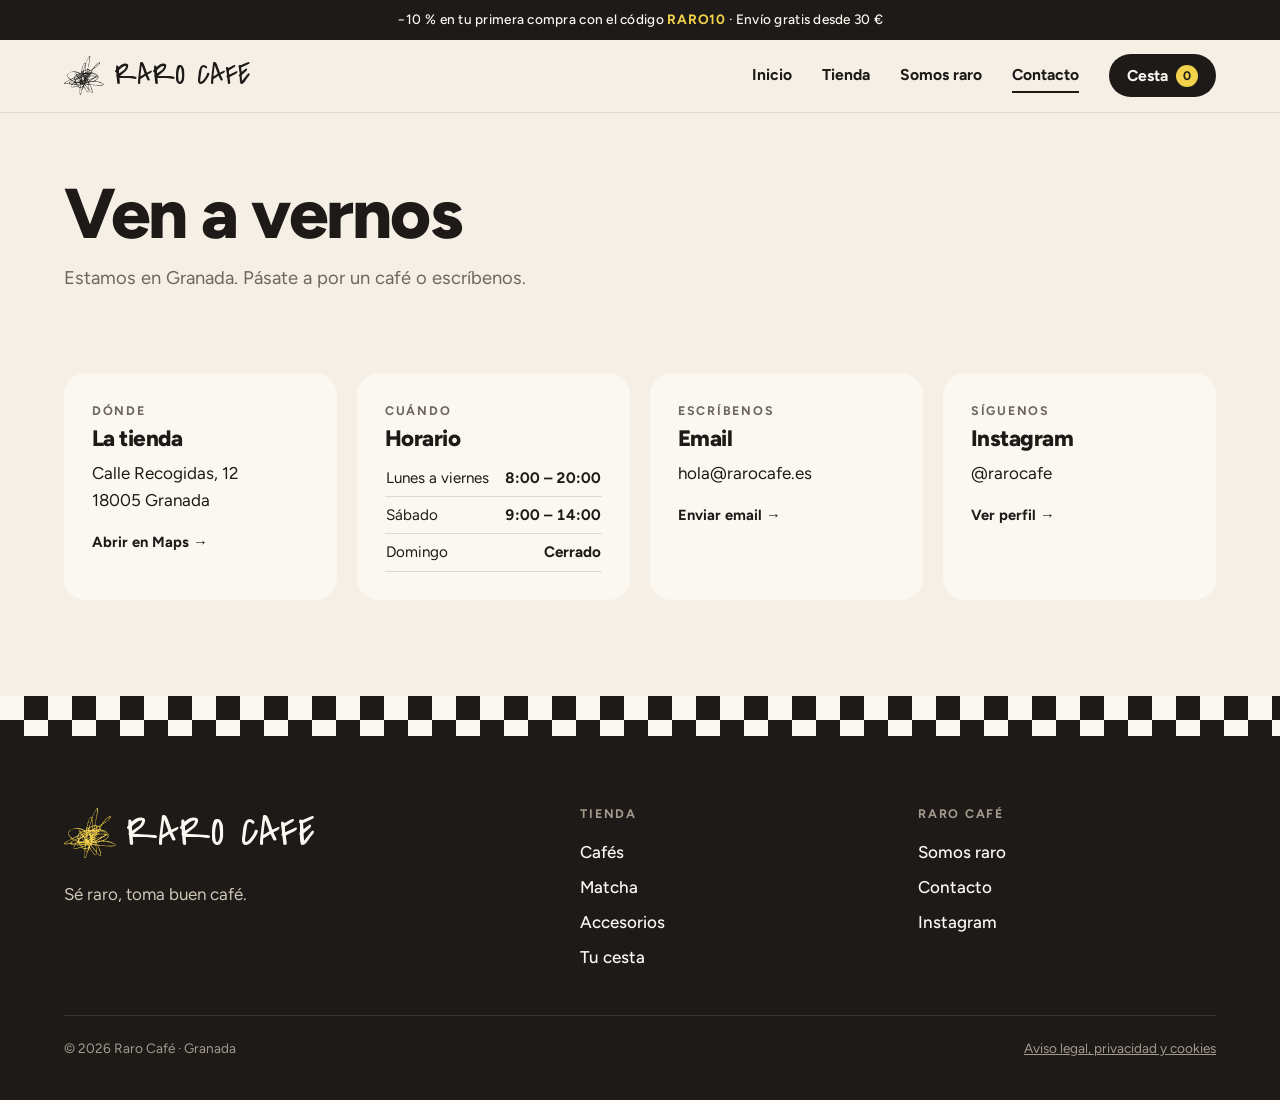
<file: raro-cafe/contacto.html>
<!doctype html>
<html lang="es">
<head>
<meta charset="utf-8">
<meta name="viewport" content="width=device-width, initial-scale=1">
<title>Contacto · Raro Café</title>
<meta name="description" content="Dónde está Raro Café en Granada, horario y cómo contactar por email o Instagram.">
<meta property="og:title" content="Contacto · Raro Café">
<meta property="og:description" content="Dónde está Raro Café en Granada, horario y cómo contactar por email o Instagram.">
<meta property="og:type" content="website">
<meta property="og:image" content="assets/img/raramente-frutal.jpg">
<meta name="theme-color" content="#f5efe6">
<link rel="icon" href="assets/img/favicon.svg" type="image/svg+xml">
<link rel="preload" href="assets/fonts/covered-by-your-grace-latin-400-normal.woff2" as="font" type="font/woff2" crossorigin>
<link rel="stylesheet" href="assets/css/style.css">
</head>
<body data-pagina="contacto">
<svg width="0" height="0" style="position:absolute" aria-hidden="true" focusable="false"><filter id="cera" x="-10%" y="-10%" width="120%" height="120%"><feTurbulence type="fractalNoise" baseFrequency="0.05 0.6" numOctaves="3" seed="3" result="r"/><feDisplacementMap in="SourceGraphic" in2="r" scale="14" result="d"/><feTurbulence type="fractalNoise" baseFrequency="1.2" numOctaves="1" seed="5" result="g"/><feColorMatrix in="g" type="matrix" values="0 0 0 0 0  0 0 0 0 0  0 0 0 0 0  0 0 0 -2.4 1.9" result="m"/><feComposite in="d" in2="m" operator="in"/></filter><symbol id="g-garabato" viewBox="0 0 704 688"><path fill-rule="evenodd" fill="currentColor" d="M454,0 447,4 437,15 422,39 399,84 399,86 397,88 380,131 378,132 370,122 361,121 357,123 352,128 351,131 346,137 337,158 335,160 327,184 325,187 325,190 323,193 313,232 310,255 306,260 300,278 298,298 291,305 289,305 261,291 236,282 207,275 200,275 191,273 160,273 159,274 141,276 122,281 95,293 77,306 65,318 58,332 57,348 62,364 73,384 84,398 96,410 105,417 103,419 34,453 15,467 8,474 0,485 0,487 4,490 12,490 13,491 42,491 43,490 56,490 57,489 66,489 81,486 89,486 92,489 102,494 110,496 119,501 122,501 136,506 138,505 142,507 138,514 134,525 133,539 132,540 132,544 141,552 158,552 163,550 172,550 177,548 186,547 203,542 223,538 227,536 235,535 239,533 256,548 267,554 277,557 278,558 277,656 278,657 279,676 282,684 285,687 287,687 291,683 299,667 311,629 319,595 336,568 346,543 348,544 349,548 354,552 358,561 361,564 368,576 370,577 375,586 381,592 397,617 412,632 423,638 427,639 431,638 432,639 439,631 443,620 443,614 445,607 453,618 472,636 487,647 494,650 497,650 501,647 502,638 501,637 501,624 499,616 499,609 495,589 488,568 480,549 460,511 461,508 506,511 507,512 517,512 518,513 530,513 531,514 542,514 543,515 564,516 565,517 575,517 576,518 586,518 587,519 643,521 644,520 662,519 682,514 700,507 703,503 701,496 681,480 659,469 640,462 635,459 616,453 592,448 577,447 576,446 564,446 563,445 536,445 535,444 537,441 547,438 567,427 572,420 582,413 593,402 601,391 605,383 605,380 607,376 607,366 601,352 593,341 573,322 559,313 544,306 499,291 496,291 493,289 495,285 493,272 490,265 495,260 496,257 503,251 509,240 509,238 515,229 526,218 573,188 604,162 619,146 631,130 635,122 635,116 631,113 621,113 613,116 600,123 574,142 550,166 518,211 498,228 479,240 469,245 464,245 439,237 421,225 423,220 430,183 438,152 439,143 442,134 442,129 449,99 449,94 452,83 452,78 458,48 460,22 461,21 461,11 459,4ZM286,669 287,668 292,673 289,674ZM285,558 287,558 289,561 291,576 298,593 303,599 312,602 296,665 292,668 286,662 283,649 282,636 281,635 282,562ZM329,540 330,543 323,561 322,567 320,570 314,590 312,593 308,594 304,591 296,576 292,558 293,557 303,556 314,552 323,546ZM284,518 282,527 281,542 278,546 270,545 262,542 256,538 249,531 250,528 261,525 281,517ZM435,507 449,508 454,512 470,547 485,588 485,591 488,598 488,602 490,606 490,612 492,615 492,619 494,623 496,636 491,643 484,640 468,627 455,613 446,601 444,584 443,583 443,576 442,575 442,567 440,560 440,551 439,550 435,511 434,510ZM358,504 370,517 440,604 438,622 436,626 430,632 427,633 418,629 405,617 383,587 371,568 351,529 351,523 356,507ZM136,538 136,532 140,521 153,502 177,502 180,504 219,505 232,523 232,525 230,527 227,527 191,539 171,543 144,544 139,542ZM324,501 336,518 331,526 316,541 305,546 292,547 290,542 290,518 289,516 293,513ZM377,496 385,498 392,498 412,504 418,504 424,506 427,505 429,507 431,529 433,537 432,544 434,551 434,562 435,563 434,568 437,583 436,585 433,583 373,508 375,498ZM284,497 284,505 282,507 242,522 239,520 229,506 230,504 233,503 249,502 251,500 264,497 273,497 274,496 283,496ZM363,496 365,495 367,498 366,499ZM347,492 349,494 341,508 335,499 343,492ZM320,492 316,495 300,499 293,502 291,500 292,496 294,494 315,492 316,491ZM159,480 156,486 148,496 136,496 135,495 128,495 118,493 104,488 98,484 99,483 108,483 109,482 125,482 126,481 155,480 156,479ZM218,484 221,482 241,476 252,476 253,477 266,477 267,478 279,479 283,482 284,486 282,488 222,492 220,490ZM160,491 169,478 179,477 180,476 193,482 207,483 210,485 212,490 211,493 161,493ZM15,475 16,477 13,480 12,478ZM426,492 425,493 412,492 406,490 400,490 389,487 384,487 377,484 380,481 411,476 417,474 422,474 424,478ZM216,476 217,474 223,474 224,475 222,477 217,477ZM431,473 434,476 445,494 444,496 434,494 431,491 431,477 430,476ZM326,474 327,473 334,473 337,477 334,478ZM96,470 97,473 94,476 93,474ZM256,469 257,468 261,469 260,470ZM296,468 298,466 315,477 311,478 301,475 297,475 296,474ZM285,467 283,472 272,471 269,469 272,467 277,467 282,465ZM214,465 215,464 217,465 216,466ZM358,463 359,464 358,465 358,471 354,478 351,478 342,470 346,467ZM200,463 202,465 202,467 198,468 197,467ZM615,462 616,461 618,462 617,463ZM318,461 319,462 318,467 316,465 316,463ZM208,462 210,461 213,464 210,465ZM183,461 184,463 182,465 182,467 179,469 177,467ZM373,460 374,461 373,467 371,468 370,463ZM605,459 607,458 609,460 606,461ZM598,458 599,457 602,458 601,459ZM421,459 421,464 420,465 416,465 398,470 395,469 397,467 414,460 416,458 419,457ZM380,464 380,459 382,457 395,457 396,458 381,465ZM585,456 589,453 592,455 595,455 597,457 593,458ZM441,470 446,468 451,468 473,463 486,458 500,455 574,453 578,455 577,456 565,456 590,459 606,463 611,463 620,466 624,465 631,469 637,470 640,472 653,476 680,489 690,495 696,502 694,505 686,508 638,510 637,511 570,511 569,510 541,509 540,508 529,508 528,507 505,505 504,504 484,502 454,496 446,483ZM471,454 470,456 455,460 433,459 431,457 432,455 442,455 443,454 466,454 467,453ZM205,450 206,449 214,452 224,454 231,454 232,455 265,455 274,453 280,453 281,455 276,457 257,459 246,462 230,462 208,456 205,453ZM326,448 327,450 325,452 324,450ZM194,448 195,447 197,449 195,450ZM382,446 383,444 385,445 383,447ZM360,440 360,445 361,446 360,449 357,450 342,450 341,451 336,450 341,444 346,441 352,439 359,439ZM177,455 177,457 167,470 125,473 124,474 111,474 110,475 99,475 98,474 105,462 112,455 127,445 129,445 131,443 143,438ZM294,436 296,438 293,441 292,438ZM423,432 426,437 427,441 426,443 423,442 422,437ZM416,445 415,447 388,447 387,446 404,429 406,430ZM252,428 254,427 259,433 257,434ZM133,434 101,455 91,465 86,474 86,476 84,478 52,481 51,482 30,484 29,485 16,485 14,483 19,474 25,468 31,465 36,460 39,459 48,452 70,441 72,439 78,437 85,432 114,422ZM411,421 414,422 415,425 414,429 409,423ZM205,421 206,420 207,422 206,423ZM189,420 189,424 191,429 191,436 187,444 184,447 163,438 158,437 153,434 154,432 161,430 173,424 178,423 180,421 186,419ZM354,412 356,417 352,421 351,420 352,413ZM202,412 203,414 197,422 195,419 195,415ZM390,409 391,410 383,421 382,420 383,413ZM204,437 206,433 217,422 231,411 237,409 245,417 246,419 245,421 251,430 267,445 265,447 258,447 257,448 224,447 207,443 204,440ZM309,406 311,411 311,415 306,418 305,417 307,407ZM219,406 220,408 207,421 206,419 212,409ZM351,405 350,415 347,421 342,426 331,431 326,431 325,432 321,431 319,423 319,419 321,417 331,412 334,412 343,406 349,404ZM367,399 368,400 368,406 366,410 364,408 364,404ZM185,399 186,400 186,407 185,408 184,407 184,400ZM509,397 430,441 427,439 423,423 425,417 489,401 493,399 501,398 505,396ZM247,404 254,399 259,398 262,396 279,416 273,430 277,436 286,438 286,440 283,444 271,438 258,427 249,415 245,407ZM411,395 412,396 412,409 404,415 400,409 409,396ZM302,394 303,398 300,411 299,422 297,424 293,420 293,407 294,403ZM183,390 183,410 175,415 164,419 142,430 122,419 123,417 156,401 158,401 160,399 162,399 182,389ZM290,386 291,388 288,400 285,403 276,390 280,388ZM303,382 304,384 297,392 296,391 297,385 299,383ZM365,380 368,385 367,387 364,382ZM76,378 87,390 86,392 75,380ZM361,377 363,381 362,383 360,382 359,379ZM392,373 393,376 390,378 389,377ZM240,372 247,382 242,389 232,396 223,398 222,397 223,393 236,375ZM344,374 350,380 351,392 346,396 318,412 316,408 315,395 323,375 331,371 336,370ZM408,367 410,377 409,380 393,397 390,396 389,392ZM234,367 216,394 209,402 203,403 196,406 192,405 193,402 193,385 196,382 225,370 232,366ZM557,375 569,363 583,365 585,367 583,369 577,371 570,372 559,376ZM294,362 292,374 290,376 273,382 270,380 269,376 271,374 288,364 291,361ZM248,360 251,361 257,369 253,374 245,366 245,364ZM434,359 435,360 422,374 421,372 430,359ZM416,359 420,361 417,369 415,368 414,361ZM317,361 319,359 320,360 319,362ZM454,357 455,358 421,400 419,401 417,399 417,390 444,358ZM302,357 304,365 302,370 300,371 299,370 300,358ZM420,410 455,366 459,362 478,354 521,355 528,357 534,357 546,361 550,361 556,364 546,374 538,379 470,399 466,399 422,411ZM195,353 196,355 189,367 188,364 190,359ZM381,350 381,357 380,358 363,361 361,358 364,354 374,348 379,348ZM314,347 315,348 313,353 313,357 311,360 309,358 309,350ZM390,345 391,347 387,354 386,349 387,346ZM440,344 441,348 439,350 438,347ZM220,344 228,355 229,359 202,371 197,372 196,371 203,357ZM405,341 406,342 406,352 396,354 395,353 396,346ZM325,340 339,354 337,356 326,359 323,361 321,359 323,350 323,342ZM296,338 296,342 291,348 262,366 256,357 257,355 269,349 271,349 295,337ZM226,338 232,334 244,349 244,351 236,355 228,344ZM420,333 421,335 415,344 413,345 412,344 412,337 414,335ZM332,335 335,333 341,332 343,334 344,344 342,345ZM381,332 381,339 379,341 376,341 363,346 361,345 379,331ZM312,329 315,332 309,337 307,335 307,333 309,330ZM438,331 430,341 425,344 422,343 432,328ZM411,325 411,323 413,321 421,323 420,325 418,325 416,327 413,327ZM395,321 396,323 394,327 393,334 391,336 388,336 387,335 387,326ZM274,320 275,321 274,323 250,347 244,339 240,331 242,329 245,329ZM478,320 465,343 461,348 459,349 458,348 452,348 451,349 447,347 447,339 449,336 476,319ZM294,326 291,330 267,343 265,342 268,337 286,319ZM461,319 453,325 452,324 454,320 458,318ZM405,318 407,321 406,330 403,333 399,334 398,331 400,327 400,323ZM380,318 382,322 360,339 358,337 358,325 360,323 374,318ZM336,318 337,320 331,324 330,322ZM389,318 390,317 394,318 393,319ZM214,316 216,315 227,327 220,331 218,329 218,326ZM470,345 473,341 473,339 484,317 486,315 502,314 525,321 561,336 570,343 571,349 566,353 559,353 545,350 527,349 526,348 471,347ZM436,316 439,311 449,311 450,312 439,317ZM322,311 322,315 314,321 307,316 310,313 320,310ZM413,309 414,308 430,308 433,312 431,314ZM597,357 601,367 601,377 598,384 591,393 576,408 557,422 540,431 513,440 497,442 496,443 489,443 488,444 479,444 478,445 462,445 461,446 445,446 444,445 445,443 491,419 521,400 537,392 566,380 569,380 575,377 593,372 596,369 596,367 593,363 576,356 578,353 577,345 573,339 565,333 544,322 523,315 520,315 517,313 490,306 489,303 491,300 498,300 516,307 534,311 536,313 545,315 554,320 557,320 563,323 573,330 589,346ZM467,299 468,298 477,298 478,299 483,299 485,302 483,304 476,304 468,302ZM460,298 460,300 458,302 450,301 445,299 446,298 458,298 459,297ZM403,288 403,293 400,296 391,296 390,297 389,296 390,294 402,287ZM327,288 328,294 325,300 316,302 309,302 308,301 325,286ZM271,312 266,315 262,315 233,323 215,306 208,306 206,311 206,315 210,327 214,333 214,336 202,344 191,355 185,367 183,378 173,384 171,384 115,411 109,407 103,400 88,388 79,379 66,357 65,349 63,346 62,337 66,327 71,320 87,304 98,296 110,290 122,286 137,283 145,283 146,282 179,283 180,284 187,284 200,288 207,288 216,291 228,292 238,296 241,296 246,299 249,299 253,302 256,302 258,306 265,308ZM342,274 344,275 344,279 349,295 348,298 345,300 343,298 338,281ZM486,273 489,278 488,287 487,288 477,289 475,287 484,274ZM440,271 437,286 434,290 424,291 423,292 414,292 413,293 411,292 411,283 413,281 417,280 437,270ZM314,268 318,272 322,280 312,287 310,287 309,284 311,278 312,269ZM480,261 481,264 469,286 466,289 445,289 442,287 448,272 448,265 450,263 463,257 465,255 471,255 477,258ZM380,254 381,255 381,267 382,268 382,287 377,292 368,297 355,298 353,296 352,291 352,284 349,271 350,269 374,257 376,255ZM445,247 447,246 450,248 456,249 457,251 447,256 445,252ZM410,246 411,248 410,249 409,261 406,275 388,285 387,284 387,252 389,250ZM437,250 438,260 434,263 413,271 412,269 414,264 414,259 417,246 418,245 431,245ZM501,236 486,258 481,252 477,250 479,247 500,235ZM422,235 426,234 429,236 428,237 423,237ZM533,202 534,204 532,206 531,204ZM364,190 365,189 366,191 365,192ZM367,184 368,186 366,189 365,186ZM377,165 378,166 378,182 379,183 381,242 365,252 347,261 346,256 348,251 353,226 356,221 364,196 368,189 371,177 373,175 375,167ZM366,128 373,135 376,144 372,153 372,156 369,162 369,165 366,171 366,174 364,177 346,233 344,236 344,239 341,245 341,248 338,254 334,269 330,273 314,256 315,255 315,250 319,241 320,230 324,218 324,213 327,212 328,205 331,193 333,190 334,181 336,177 336,174 338,170 338,165 340,160 353,137 361,129ZM616,120 619,123 617,133 615,135 610,147 604,155 591,168 573,182 549,197 537,203 536,201 548,181 569,157 597,132 614,120ZM623,118 626,120 625,125 623,124 624,123 622,120ZM449,58 450,59 450,66 449,67 449,72 447,75 446,74 446,69ZM446,15 449,19 450,24 450,39 447,46 446,63 444,69 444,79 441,89 441,101 439,108 440,112 434,140 431,145 431,149 429,153 429,165 427,172 427,178 423,189 423,196 417,220 416,229 413,234 402,236 391,241 387,241 386,240 386,186 385,185 385,169 384,168 384,146 385,145 384,144 388,134 390,121 401,90 415,61 437,24ZM450,13 451,12 454,16 451,17Z"/></symbol></svg>
<a class="saltar" href="#contenido">Saltar al contenido</a>
<div class="anuncio">−10 % en tu primera compra con el código <b>RARO10</b> · Envío gratis desde 30 €</div>
<header class="cabecera">
  <div class="wrap">
    <a class="logo" href="index.html" aria-label="Raro Café, inicio"><svg class="garabato" viewBox="0 0 704 688" aria-hidden="true"><use href="#g-garabato"/></svg><span>Raro Cafe</span></a>
    <button class="abrir-menu" type="button" aria-expanded="false" aria-controls="menu">Menú</button>
    <nav class="menu" id="menu" aria-label="Principal"><a href="index.html">Inicio</a><a href="tienda.html">Tienda</a><a href="nosotros.html">Somos raro</a><a href="contacto.html" aria-current="page">Contacto</a><a class="btn-cesta" href="cesta.html">Cesta <b data-contador>0</b></a></nav>
  </div>
</header>
<main id="contenido">
<section class="titulo-pagina"><div class="wrap"><h1>Ven a vernos</h1><p>Estamos en Granada. Pásate a por un café o escríbenos.</p></div></section>

<section class="seccion" style="padding-top:40px">
  <div class="wrap">
    <div class="tarjetas-contacto">
      <a class="contacto" href="https://www.google.com/maps/search/?api=1&amp;query=Calle+Recogidas+12,+Granada" rel="noopener">
        <p class="rotu">Dónde</p><h3>La tienda</h3><p>Calle Recogidas, 12<br>18005 Granada</p><p class="ir">Abrir en Maps →</p>
      </a>
      <div class="contacto">
        <p class="rotu">Cuándo</p><h3>Horario</h3>
        <table class="horario"><tr><td>Lunes a viernes</td><td>8:00 – 20:00</td></tr><tr><td>Sábado</td><td>9:00 – 14:00</td></tr><tr><td>Domingo</td><td>Cerrado</td></tr></table>
      </div>
      <a class="contacto" href="mailto:hola@rarocafe.es">
        <p class="rotu">Escríbenos</p><h3>Email</h3><p>hola@rarocafe.es</p><p class="ir">Enviar email →</p>
      </a>
      <a class="contacto" href="https://www.instagram.com/" rel="noopener">
        <p class="rotu">Síguenos</p><h3>Instagram</h3><p>@rarocafe</p><p class="ir">Ver perfil →</p>
      </a>
    </div>
  </div>
</section>
<div class="banda cuadros" aria-hidden="true"></div>
</main>
<footer class="pie-web">
  <div class="wrap">
    <div>
      <div class="logo logo-grande"><svg class="garabato" viewBox="0 0 704 688" aria-hidden="true"><use href="#g-garabato"/></svg><span>Raro Cafe</span></div>
      <p class="eslogan">Sé raro, toma buen café.</p>
    </div>
    <div>
      <h3>Tienda</h3>
      <a href="tienda.html?cat=Caf%C3%A9s">Cafés</a>
      <a href="tienda.html?cat=Matcha">Matcha</a>
      <a href="tienda.html?cat=Accesorios">Accesorios</a>
      <a href="cesta.html">Tu cesta</a>
    </div>
    <div>
      <h3>Raro Café</h3>
      <a href="nosotros.html">Somos raro</a>
      <a href="contacto.html">Contacto</a>
      <a href="https://www.instagram.com/" rel="noopener">Instagram</a>
    </div>
    <div class="legal">
      <span>© 2026 Raro Café · Granada</span>
      <span><a href="legal.html">Aviso legal, privacidad y cookies</a></span>
    </div>
  </div>
</footer>
<script src="assets/js/calculo.js"></script>
<script src="assets/js/app.js"></script>
</body>
</html>
</file>
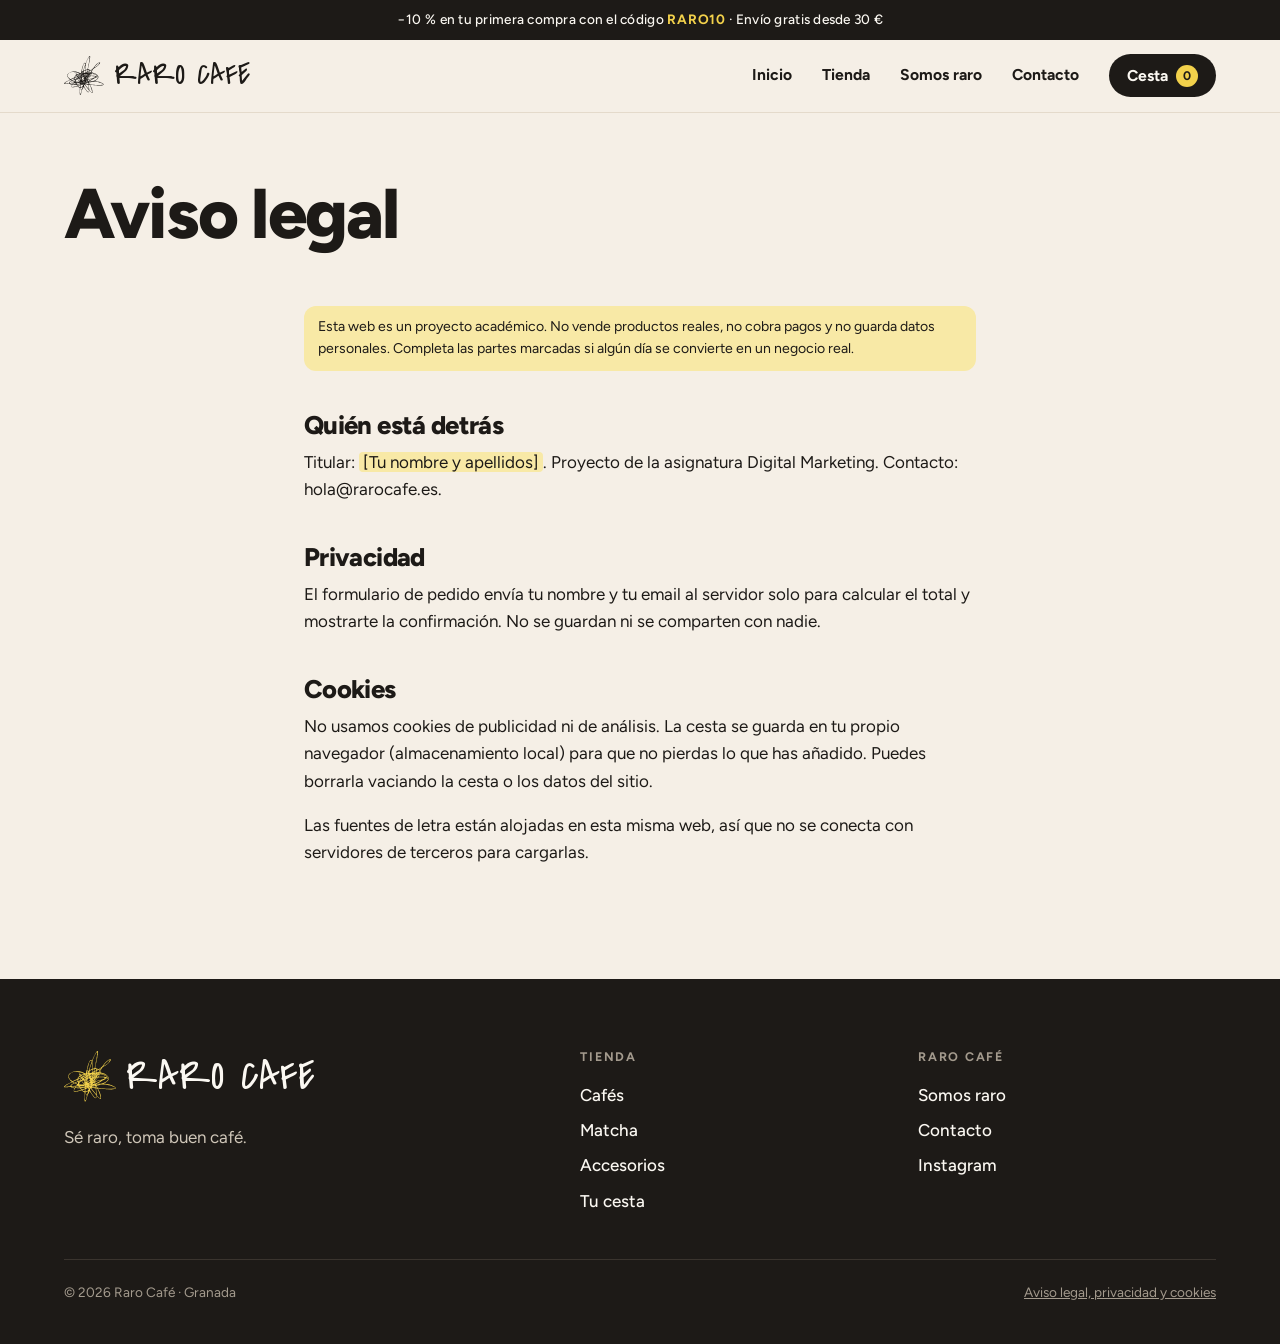
<file: raro-cafe/legal.html>
<!doctype html>
<html lang="es">
<head>
<meta charset="utf-8">
<meta name="viewport" content="width=device-width, initial-scale=1">
<title>Aviso legal, privacidad y cookies · Raro Café</title>
<meta name="description" content="Aviso legal, política de privacidad y de cookies de Raro Café.">
<meta property="og:title" content="Aviso legal, privacidad y cookies · Raro Café">
<meta property="og:description" content="Aviso legal, política de privacidad y de cookies de Raro Café.">
<meta property="og:type" content="website">
<meta property="og:image" content="assets/img/raramente-frutal.jpg">
<meta name="theme-color" content="#f5efe6">
<link rel="icon" href="assets/img/favicon.svg" type="image/svg+xml">
<link rel="preload" href="assets/fonts/covered-by-your-grace-latin-400-normal.woff2" as="font" type="font/woff2" crossorigin>
<link rel="stylesheet" href="assets/css/style.css">
</head>
<body data-pagina="legal">
<svg width="0" height="0" style="position:absolute" aria-hidden="true" focusable="false"><filter id="cera" x="-10%" y="-10%" width="120%" height="120%"><feTurbulence type="fractalNoise" baseFrequency="0.05 0.6" numOctaves="3" seed="3" result="r"/><feDisplacementMap in="SourceGraphic" in2="r" scale="14" result="d"/><feTurbulence type="fractalNoise" baseFrequency="1.2" numOctaves="1" seed="5" result="g"/><feColorMatrix in="g" type="matrix" values="0 0 0 0 0  0 0 0 0 0  0 0 0 0 0  0 0 0 -2.4 1.9" result="m"/><feComposite in="d" in2="m" operator="in"/></filter><symbol id="g-garabato" viewBox="0 0 704 688"><path fill-rule="evenodd" fill="currentColor" d="M454,0 447,4 437,15 422,39 399,84 399,86 397,88 380,131 378,132 370,122 361,121 357,123 352,128 351,131 346,137 337,158 335,160 327,184 325,187 325,190 323,193 313,232 310,255 306,260 300,278 298,298 291,305 289,305 261,291 236,282 207,275 200,275 191,273 160,273 159,274 141,276 122,281 95,293 77,306 65,318 58,332 57,348 62,364 73,384 84,398 96,410 105,417 103,419 34,453 15,467 8,474 0,485 0,487 4,490 12,490 13,491 42,491 43,490 56,490 57,489 66,489 81,486 89,486 92,489 102,494 110,496 119,501 122,501 136,506 138,505 142,507 138,514 134,525 133,539 132,540 132,544 141,552 158,552 163,550 172,550 177,548 186,547 203,542 223,538 227,536 235,535 239,533 256,548 267,554 277,557 278,558 277,656 278,657 279,676 282,684 285,687 287,687 291,683 299,667 311,629 319,595 336,568 346,543 348,544 349,548 354,552 358,561 361,564 368,576 370,577 375,586 381,592 397,617 412,632 423,638 427,639 431,638 432,639 439,631 443,620 443,614 445,607 453,618 472,636 487,647 494,650 497,650 501,647 502,638 501,637 501,624 499,616 499,609 495,589 488,568 480,549 460,511 461,508 506,511 507,512 517,512 518,513 530,513 531,514 542,514 543,515 564,516 565,517 575,517 576,518 586,518 587,519 643,521 644,520 662,519 682,514 700,507 703,503 701,496 681,480 659,469 640,462 635,459 616,453 592,448 577,447 576,446 564,446 563,445 536,445 535,444 537,441 547,438 567,427 572,420 582,413 593,402 601,391 605,383 605,380 607,376 607,366 601,352 593,341 573,322 559,313 544,306 499,291 496,291 493,289 495,285 493,272 490,265 495,260 496,257 503,251 509,240 509,238 515,229 526,218 573,188 604,162 619,146 631,130 635,122 635,116 631,113 621,113 613,116 600,123 574,142 550,166 518,211 498,228 479,240 469,245 464,245 439,237 421,225 423,220 430,183 438,152 439,143 442,134 442,129 449,99 449,94 452,83 452,78 458,48 460,22 461,21 461,11 459,4ZM286,669 287,668 292,673 289,674ZM285,558 287,558 289,561 291,576 298,593 303,599 312,602 296,665 292,668 286,662 283,649 282,636 281,635 282,562ZM329,540 330,543 323,561 322,567 320,570 314,590 312,593 308,594 304,591 296,576 292,558 293,557 303,556 314,552 323,546ZM284,518 282,527 281,542 278,546 270,545 262,542 256,538 249,531 250,528 261,525 281,517ZM435,507 449,508 454,512 470,547 485,588 485,591 488,598 488,602 490,606 490,612 492,615 492,619 494,623 496,636 491,643 484,640 468,627 455,613 446,601 444,584 443,583 443,576 442,575 442,567 440,560 440,551 439,550 435,511 434,510ZM358,504 370,517 440,604 438,622 436,626 430,632 427,633 418,629 405,617 383,587 371,568 351,529 351,523 356,507ZM136,538 136,532 140,521 153,502 177,502 180,504 219,505 232,523 232,525 230,527 227,527 191,539 171,543 144,544 139,542ZM324,501 336,518 331,526 316,541 305,546 292,547 290,542 290,518 289,516 293,513ZM377,496 385,498 392,498 412,504 418,504 424,506 427,505 429,507 431,529 433,537 432,544 434,551 434,562 435,563 434,568 437,583 436,585 433,583 373,508 375,498ZM284,497 284,505 282,507 242,522 239,520 229,506 230,504 233,503 249,502 251,500 264,497 273,497 274,496 283,496ZM363,496 365,495 367,498 366,499ZM347,492 349,494 341,508 335,499 343,492ZM320,492 316,495 300,499 293,502 291,500 292,496 294,494 315,492 316,491ZM159,480 156,486 148,496 136,496 135,495 128,495 118,493 104,488 98,484 99,483 108,483 109,482 125,482 126,481 155,480 156,479ZM218,484 221,482 241,476 252,476 253,477 266,477 267,478 279,479 283,482 284,486 282,488 222,492 220,490ZM160,491 169,478 179,477 180,476 193,482 207,483 210,485 212,490 211,493 161,493ZM15,475 16,477 13,480 12,478ZM426,492 425,493 412,492 406,490 400,490 389,487 384,487 377,484 380,481 411,476 417,474 422,474 424,478ZM216,476 217,474 223,474 224,475 222,477 217,477ZM431,473 434,476 445,494 444,496 434,494 431,491 431,477 430,476ZM326,474 327,473 334,473 337,477 334,478ZM96,470 97,473 94,476 93,474ZM256,469 257,468 261,469 260,470ZM296,468 298,466 315,477 311,478 301,475 297,475 296,474ZM285,467 283,472 272,471 269,469 272,467 277,467 282,465ZM214,465 215,464 217,465 216,466ZM358,463 359,464 358,465 358,471 354,478 351,478 342,470 346,467ZM200,463 202,465 202,467 198,468 197,467ZM615,462 616,461 618,462 617,463ZM318,461 319,462 318,467 316,465 316,463ZM208,462 210,461 213,464 210,465ZM183,461 184,463 182,465 182,467 179,469 177,467ZM373,460 374,461 373,467 371,468 370,463ZM605,459 607,458 609,460 606,461ZM598,458 599,457 602,458 601,459ZM421,459 421,464 420,465 416,465 398,470 395,469 397,467 414,460 416,458 419,457ZM380,464 380,459 382,457 395,457 396,458 381,465ZM585,456 589,453 592,455 595,455 597,457 593,458ZM441,470 446,468 451,468 473,463 486,458 500,455 574,453 578,455 577,456 565,456 590,459 606,463 611,463 620,466 624,465 631,469 637,470 640,472 653,476 680,489 690,495 696,502 694,505 686,508 638,510 637,511 570,511 569,510 541,509 540,508 529,508 528,507 505,505 504,504 484,502 454,496 446,483ZM471,454 470,456 455,460 433,459 431,457 432,455 442,455 443,454 466,454 467,453ZM205,450 206,449 214,452 224,454 231,454 232,455 265,455 274,453 280,453 281,455 276,457 257,459 246,462 230,462 208,456 205,453ZM326,448 327,450 325,452 324,450ZM194,448 195,447 197,449 195,450ZM382,446 383,444 385,445 383,447ZM360,440 360,445 361,446 360,449 357,450 342,450 341,451 336,450 341,444 346,441 352,439 359,439ZM177,455 177,457 167,470 125,473 124,474 111,474 110,475 99,475 98,474 105,462 112,455 127,445 129,445 131,443 143,438ZM294,436 296,438 293,441 292,438ZM423,432 426,437 427,441 426,443 423,442 422,437ZM416,445 415,447 388,447 387,446 404,429 406,430ZM252,428 254,427 259,433 257,434ZM133,434 101,455 91,465 86,474 86,476 84,478 52,481 51,482 30,484 29,485 16,485 14,483 19,474 25,468 31,465 36,460 39,459 48,452 70,441 72,439 78,437 85,432 114,422ZM411,421 414,422 415,425 414,429 409,423ZM205,421 206,420 207,422 206,423ZM189,420 189,424 191,429 191,436 187,444 184,447 163,438 158,437 153,434 154,432 161,430 173,424 178,423 180,421 186,419ZM354,412 356,417 352,421 351,420 352,413ZM202,412 203,414 197,422 195,419 195,415ZM390,409 391,410 383,421 382,420 383,413ZM204,437 206,433 217,422 231,411 237,409 245,417 246,419 245,421 251,430 267,445 265,447 258,447 257,448 224,447 207,443 204,440ZM309,406 311,411 311,415 306,418 305,417 307,407ZM219,406 220,408 207,421 206,419 212,409ZM351,405 350,415 347,421 342,426 331,431 326,431 325,432 321,431 319,423 319,419 321,417 331,412 334,412 343,406 349,404ZM367,399 368,400 368,406 366,410 364,408 364,404ZM185,399 186,400 186,407 185,408 184,407 184,400ZM509,397 430,441 427,439 423,423 425,417 489,401 493,399 501,398 505,396ZM247,404 254,399 259,398 262,396 279,416 273,430 277,436 286,438 286,440 283,444 271,438 258,427 249,415 245,407ZM411,395 412,396 412,409 404,415 400,409 409,396ZM302,394 303,398 300,411 299,422 297,424 293,420 293,407 294,403ZM183,390 183,410 175,415 164,419 142,430 122,419 123,417 156,401 158,401 160,399 162,399 182,389ZM290,386 291,388 288,400 285,403 276,390 280,388ZM303,382 304,384 297,392 296,391 297,385 299,383ZM365,380 368,385 367,387 364,382ZM76,378 87,390 86,392 75,380ZM361,377 363,381 362,383 360,382 359,379ZM392,373 393,376 390,378 389,377ZM240,372 247,382 242,389 232,396 223,398 222,397 223,393 236,375ZM344,374 350,380 351,392 346,396 318,412 316,408 315,395 323,375 331,371 336,370ZM408,367 410,377 409,380 393,397 390,396 389,392ZM234,367 216,394 209,402 203,403 196,406 192,405 193,402 193,385 196,382 225,370 232,366ZM557,375 569,363 583,365 585,367 583,369 577,371 570,372 559,376ZM294,362 292,374 290,376 273,382 270,380 269,376 271,374 288,364 291,361ZM248,360 251,361 257,369 253,374 245,366 245,364ZM434,359 435,360 422,374 421,372 430,359ZM416,359 420,361 417,369 415,368 414,361ZM317,361 319,359 320,360 319,362ZM454,357 455,358 421,400 419,401 417,399 417,390 444,358ZM302,357 304,365 302,370 300,371 299,370 300,358ZM420,410 455,366 459,362 478,354 521,355 528,357 534,357 546,361 550,361 556,364 546,374 538,379 470,399 466,399 422,411ZM195,353 196,355 189,367 188,364 190,359ZM381,350 381,357 380,358 363,361 361,358 364,354 374,348 379,348ZM314,347 315,348 313,353 313,357 311,360 309,358 309,350ZM390,345 391,347 387,354 386,349 387,346ZM440,344 441,348 439,350 438,347ZM220,344 228,355 229,359 202,371 197,372 196,371 203,357ZM405,341 406,342 406,352 396,354 395,353 396,346ZM325,340 339,354 337,356 326,359 323,361 321,359 323,350 323,342ZM296,338 296,342 291,348 262,366 256,357 257,355 269,349 271,349 295,337ZM226,338 232,334 244,349 244,351 236,355 228,344ZM420,333 421,335 415,344 413,345 412,344 412,337 414,335ZM332,335 335,333 341,332 343,334 344,344 342,345ZM381,332 381,339 379,341 376,341 363,346 361,345 379,331ZM312,329 315,332 309,337 307,335 307,333 309,330ZM438,331 430,341 425,344 422,343 432,328ZM411,325 411,323 413,321 421,323 420,325 418,325 416,327 413,327ZM395,321 396,323 394,327 393,334 391,336 388,336 387,335 387,326ZM274,320 275,321 274,323 250,347 244,339 240,331 242,329 245,329ZM478,320 465,343 461,348 459,349 458,348 452,348 451,349 447,347 447,339 449,336 476,319ZM294,326 291,330 267,343 265,342 268,337 286,319ZM461,319 453,325 452,324 454,320 458,318ZM405,318 407,321 406,330 403,333 399,334 398,331 400,327 400,323ZM380,318 382,322 360,339 358,337 358,325 360,323 374,318ZM336,318 337,320 331,324 330,322ZM389,318 390,317 394,318 393,319ZM214,316 216,315 227,327 220,331 218,329 218,326ZM470,345 473,341 473,339 484,317 486,315 502,314 525,321 561,336 570,343 571,349 566,353 559,353 545,350 527,349 526,348 471,347ZM436,316 439,311 449,311 450,312 439,317ZM322,311 322,315 314,321 307,316 310,313 320,310ZM413,309 414,308 430,308 433,312 431,314ZM597,357 601,367 601,377 598,384 591,393 576,408 557,422 540,431 513,440 497,442 496,443 489,443 488,444 479,444 478,445 462,445 461,446 445,446 444,445 445,443 491,419 521,400 537,392 566,380 569,380 575,377 593,372 596,369 596,367 593,363 576,356 578,353 577,345 573,339 565,333 544,322 523,315 520,315 517,313 490,306 489,303 491,300 498,300 516,307 534,311 536,313 545,315 554,320 557,320 563,323 573,330 589,346ZM467,299 468,298 477,298 478,299 483,299 485,302 483,304 476,304 468,302ZM460,298 460,300 458,302 450,301 445,299 446,298 458,298 459,297ZM403,288 403,293 400,296 391,296 390,297 389,296 390,294 402,287ZM327,288 328,294 325,300 316,302 309,302 308,301 325,286ZM271,312 266,315 262,315 233,323 215,306 208,306 206,311 206,315 210,327 214,333 214,336 202,344 191,355 185,367 183,378 173,384 171,384 115,411 109,407 103,400 88,388 79,379 66,357 65,349 63,346 62,337 66,327 71,320 87,304 98,296 110,290 122,286 137,283 145,283 146,282 179,283 180,284 187,284 200,288 207,288 216,291 228,292 238,296 241,296 246,299 249,299 253,302 256,302 258,306 265,308ZM342,274 344,275 344,279 349,295 348,298 345,300 343,298 338,281ZM486,273 489,278 488,287 487,288 477,289 475,287 484,274ZM440,271 437,286 434,290 424,291 423,292 414,292 413,293 411,292 411,283 413,281 417,280 437,270ZM314,268 318,272 322,280 312,287 310,287 309,284 311,278 312,269ZM480,261 481,264 469,286 466,289 445,289 442,287 448,272 448,265 450,263 463,257 465,255 471,255 477,258ZM380,254 381,255 381,267 382,268 382,287 377,292 368,297 355,298 353,296 352,291 352,284 349,271 350,269 374,257 376,255ZM445,247 447,246 450,248 456,249 457,251 447,256 445,252ZM410,246 411,248 410,249 409,261 406,275 388,285 387,284 387,252 389,250ZM437,250 438,260 434,263 413,271 412,269 414,264 414,259 417,246 418,245 431,245ZM501,236 486,258 481,252 477,250 479,247 500,235ZM422,235 426,234 429,236 428,237 423,237ZM533,202 534,204 532,206 531,204ZM364,190 365,189 366,191 365,192ZM367,184 368,186 366,189 365,186ZM377,165 378,166 378,182 379,183 381,242 365,252 347,261 346,256 348,251 353,226 356,221 364,196 368,189 371,177 373,175 375,167ZM366,128 373,135 376,144 372,153 372,156 369,162 369,165 366,171 366,174 364,177 346,233 344,236 344,239 341,245 341,248 338,254 334,269 330,273 314,256 315,255 315,250 319,241 320,230 324,218 324,213 327,212 328,205 331,193 333,190 334,181 336,177 336,174 338,170 338,165 340,160 353,137 361,129ZM616,120 619,123 617,133 615,135 610,147 604,155 591,168 573,182 549,197 537,203 536,201 548,181 569,157 597,132 614,120ZM623,118 626,120 625,125 623,124 624,123 622,120ZM449,58 450,59 450,66 449,67 449,72 447,75 446,74 446,69ZM446,15 449,19 450,24 450,39 447,46 446,63 444,69 444,79 441,89 441,101 439,108 440,112 434,140 431,145 431,149 429,153 429,165 427,172 427,178 423,189 423,196 417,220 416,229 413,234 402,236 391,241 387,241 386,240 386,186 385,185 385,169 384,168 384,146 385,145 384,144 388,134 390,121 401,90 415,61 437,24ZM450,13 451,12 454,16 451,17Z"/></symbol></svg>
<a class="saltar" href="#contenido">Saltar al contenido</a>
<div class="anuncio">−10 % en tu primera compra con el código <b>RARO10</b> · Envío gratis desde 30 €</div>
<header class="cabecera">
  <div class="wrap">
    <a class="logo" href="index.html" aria-label="Raro Café, inicio"><svg class="garabato" viewBox="0 0 704 688" aria-hidden="true"><use href="#g-garabato"/></svg><span>Raro Cafe</span></a>
    <button class="abrir-menu" type="button" aria-expanded="false" aria-controls="menu">Menú</button>
    <nav class="menu" id="menu" aria-label="Principal"><a href="index.html">Inicio</a><a href="tienda.html">Tienda</a><a href="nosotros.html">Somos raro</a><a href="contacto.html">Contacto</a><a class="btn-cesta" href="cesta.html">Cesta <b data-contador>0</b></a></nav>
  </div>
</header>
<main id="contenido">
<section class="titulo-pagina"><div class="wrap"><h1>Aviso legal</h1></div></section>

<div class="wrap prosa">
  <p class="aviso">Esta web es un proyecto académico. No vende productos reales, no cobra pagos y no guarda datos personales. Completa las partes marcadas si algún día se convierte en un negocio real.</p>
  <h2>Quién está detrás</h2>
  <p>Titular: <span class="relleno">[Tu nombre y apellidos]</span>. Proyecto de la asignatura Digital Marketing. Contacto: hola@rarocafe.es.</p>
  <h2>Privacidad</h2>
  <p>El formulario de pedido envía tu nombre y tu email al servidor solo para calcular el total y mostrarte la confirmación. No se guardan ni se comparten con nadie.</p>
  <h2>Cookies</h2>
  <p>No usamos cookies de publicidad ni de análisis. La cesta se guarda en tu propio navegador (almacenamiento local) para que no pierdas lo que has añadido. Puedes borrarla vaciando la cesta o los datos del sitio.</p>
  <p>Las fuentes de letra están alojadas en esta misma web, así que no se conecta con servidores de terceros para cargarlas.</p>
</div>
</main>
<footer class="pie-web">
  <div class="wrap">
    <div>
      <div class="logo logo-grande"><svg class="garabato" viewBox="0 0 704 688" aria-hidden="true"><use href="#g-garabato"/></svg><span>Raro Cafe</span></div>
      <p class="eslogan">Sé raro, toma buen café.</p>
    </div>
    <div>
      <h3>Tienda</h3>
      <a href="tienda.html?cat=Caf%C3%A9s">Cafés</a>
      <a href="tienda.html?cat=Matcha">Matcha</a>
      <a href="tienda.html?cat=Accesorios">Accesorios</a>
      <a href="cesta.html">Tu cesta</a>
    </div>
    <div>
      <h3>Raro Café</h3>
      <a href="nosotros.html">Somos raro</a>
      <a href="contacto.html">Contacto</a>
      <a href="https://www.instagram.com/" rel="noopener">Instagram</a>
    </div>
    <div class="legal">
      <span>© 2026 Raro Café · Granada</span>
      <span><a href="legal.html">Aviso legal, privacidad y cookies</a></span>
    </div>
  </div>
</footer>
<script src="assets/js/calculo.js"></script>
<script src="assets/js/app.js"></script>
</body>
</html>
</file>
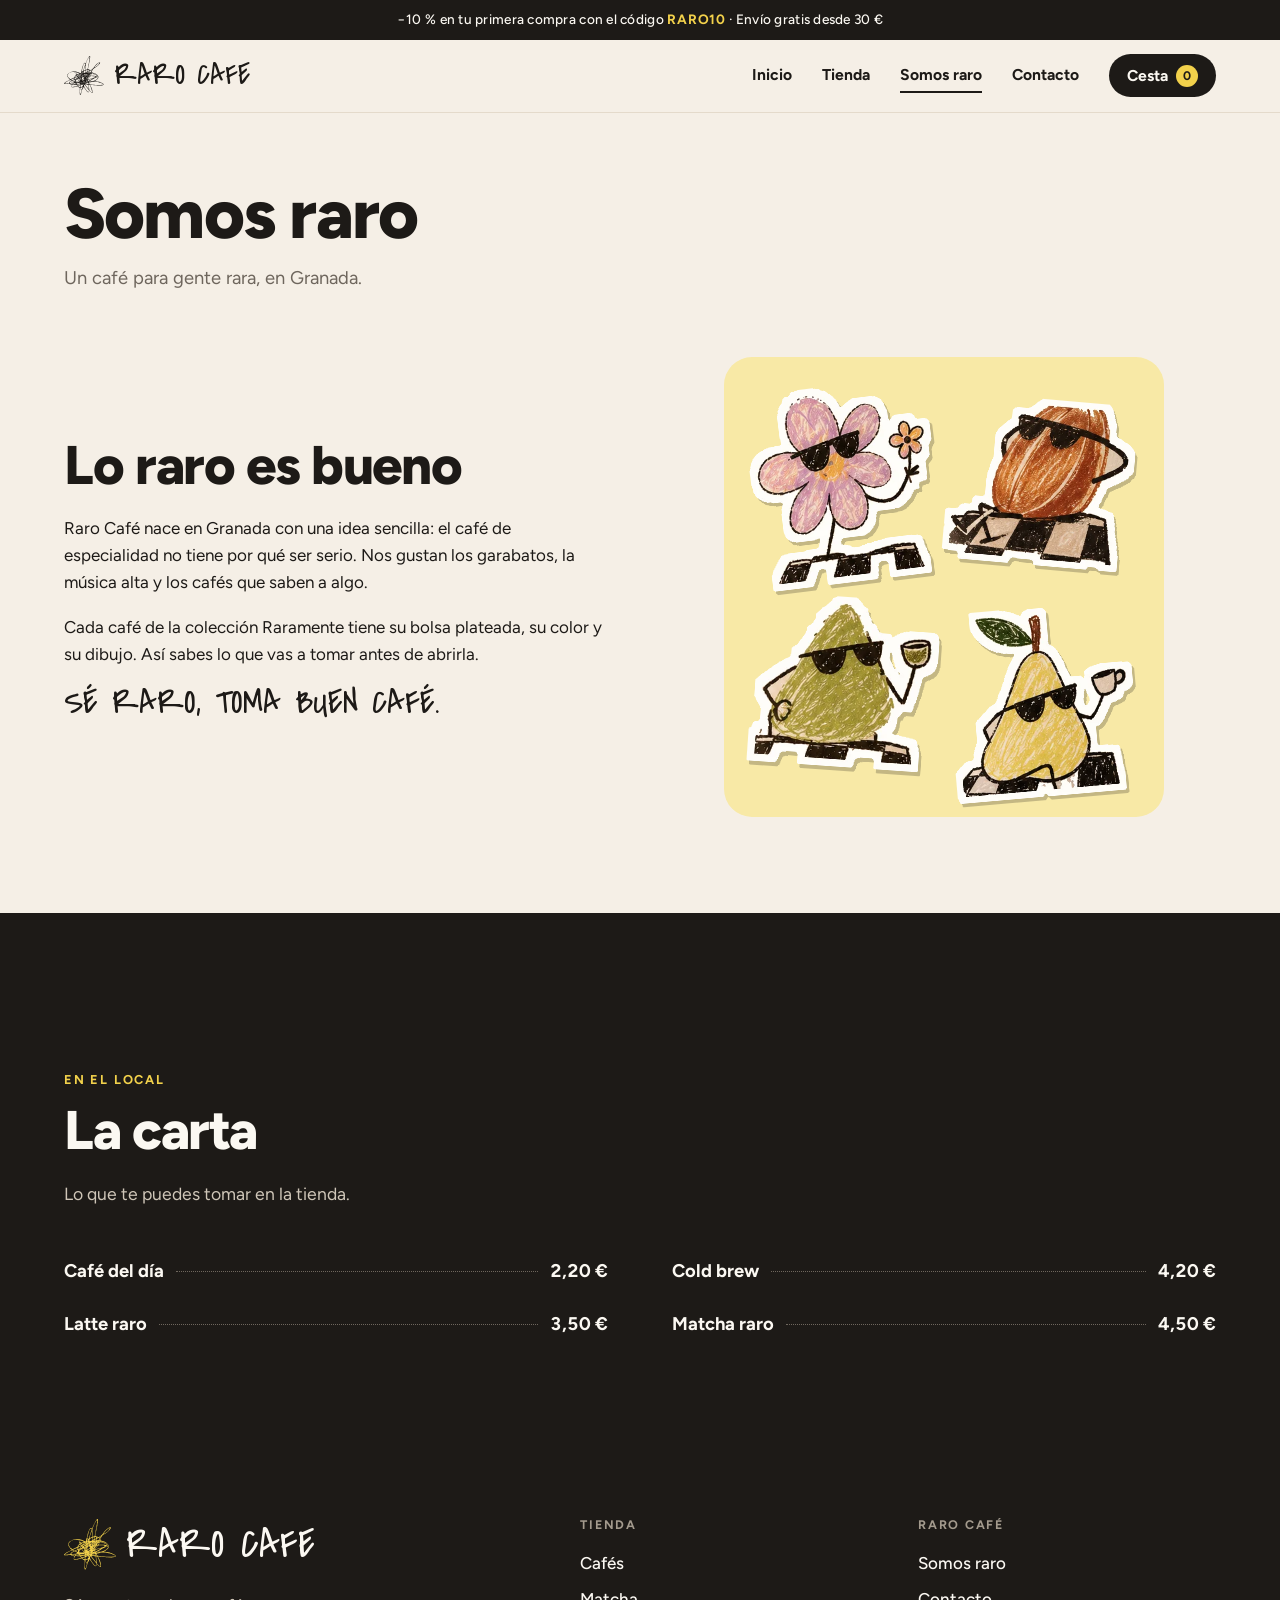
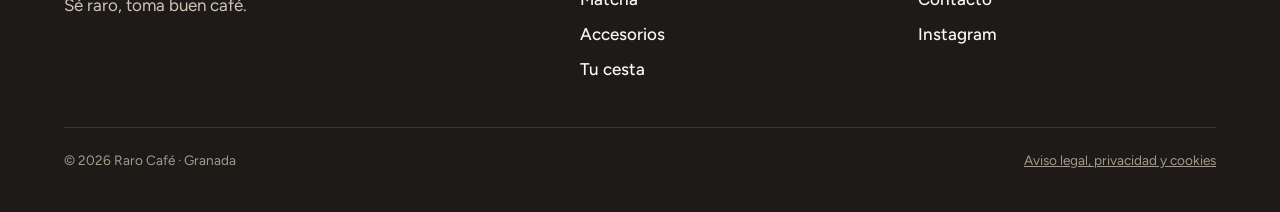
<file: raro-cafe/nosotros.html>
<!doctype html>
<html lang="es">
<head>
<meta charset="utf-8">
<meta name="viewport" content="width=device-width, initial-scale=1">
<title>Somos raro · Raro Café</title>
<meta name="description" content="La historia de Raro Café, una cafetería de especialidad en Granada para gente rara. Y nuestra carta.">
<meta property="og:title" content="Somos raro · Raro Café">
<meta property="og:description" content="La historia de Raro Café, una cafetería de especialidad en Granada para gente rara. Y nuestra carta.">
<meta property="og:type" content="website">
<meta property="og:image" content="assets/img/raramente-frutal.jpg">
<meta name="theme-color" content="#f5efe6">
<link rel="icon" href="assets/img/favicon.svg" type="image/svg+xml">
<link rel="preload" href="assets/fonts/covered-by-your-grace-latin-400-normal.woff2" as="font" type="font/woff2" crossorigin>
<link rel="stylesheet" href="assets/css/style.css">
</head>
<body data-pagina="nosotros">
<svg width="0" height="0" style="position:absolute" aria-hidden="true" focusable="false"><filter id="cera" x="-10%" y="-10%" width="120%" height="120%"><feTurbulence type="fractalNoise" baseFrequency="0.05 0.6" numOctaves="3" seed="3" result="r"/><feDisplacementMap in="SourceGraphic" in2="r" scale="14" result="d"/><feTurbulence type="fractalNoise" baseFrequency="1.2" numOctaves="1" seed="5" result="g"/><feColorMatrix in="g" type="matrix" values="0 0 0 0 0  0 0 0 0 0  0 0 0 0 0  0 0 0 -2.4 1.9" result="m"/><feComposite in="d" in2="m" operator="in"/></filter><symbol id="g-garabato" viewBox="0 0 704 688"><path fill-rule="evenodd" fill="currentColor" d="M454,0 447,4 437,15 422,39 399,84 399,86 397,88 380,131 378,132 370,122 361,121 357,123 352,128 351,131 346,137 337,158 335,160 327,184 325,187 325,190 323,193 313,232 310,255 306,260 300,278 298,298 291,305 289,305 261,291 236,282 207,275 200,275 191,273 160,273 159,274 141,276 122,281 95,293 77,306 65,318 58,332 57,348 62,364 73,384 84,398 96,410 105,417 103,419 34,453 15,467 8,474 0,485 0,487 4,490 12,490 13,491 42,491 43,490 56,490 57,489 66,489 81,486 89,486 92,489 102,494 110,496 119,501 122,501 136,506 138,505 142,507 138,514 134,525 133,539 132,540 132,544 141,552 158,552 163,550 172,550 177,548 186,547 203,542 223,538 227,536 235,535 239,533 256,548 267,554 277,557 278,558 277,656 278,657 279,676 282,684 285,687 287,687 291,683 299,667 311,629 319,595 336,568 346,543 348,544 349,548 354,552 358,561 361,564 368,576 370,577 375,586 381,592 397,617 412,632 423,638 427,639 431,638 432,639 439,631 443,620 443,614 445,607 453,618 472,636 487,647 494,650 497,650 501,647 502,638 501,637 501,624 499,616 499,609 495,589 488,568 480,549 460,511 461,508 506,511 507,512 517,512 518,513 530,513 531,514 542,514 543,515 564,516 565,517 575,517 576,518 586,518 587,519 643,521 644,520 662,519 682,514 700,507 703,503 701,496 681,480 659,469 640,462 635,459 616,453 592,448 577,447 576,446 564,446 563,445 536,445 535,444 537,441 547,438 567,427 572,420 582,413 593,402 601,391 605,383 605,380 607,376 607,366 601,352 593,341 573,322 559,313 544,306 499,291 496,291 493,289 495,285 493,272 490,265 495,260 496,257 503,251 509,240 509,238 515,229 526,218 573,188 604,162 619,146 631,130 635,122 635,116 631,113 621,113 613,116 600,123 574,142 550,166 518,211 498,228 479,240 469,245 464,245 439,237 421,225 423,220 430,183 438,152 439,143 442,134 442,129 449,99 449,94 452,83 452,78 458,48 460,22 461,21 461,11 459,4ZM286,669 287,668 292,673 289,674ZM285,558 287,558 289,561 291,576 298,593 303,599 312,602 296,665 292,668 286,662 283,649 282,636 281,635 282,562ZM329,540 330,543 323,561 322,567 320,570 314,590 312,593 308,594 304,591 296,576 292,558 293,557 303,556 314,552 323,546ZM284,518 282,527 281,542 278,546 270,545 262,542 256,538 249,531 250,528 261,525 281,517ZM435,507 449,508 454,512 470,547 485,588 485,591 488,598 488,602 490,606 490,612 492,615 492,619 494,623 496,636 491,643 484,640 468,627 455,613 446,601 444,584 443,583 443,576 442,575 442,567 440,560 440,551 439,550 435,511 434,510ZM358,504 370,517 440,604 438,622 436,626 430,632 427,633 418,629 405,617 383,587 371,568 351,529 351,523 356,507ZM136,538 136,532 140,521 153,502 177,502 180,504 219,505 232,523 232,525 230,527 227,527 191,539 171,543 144,544 139,542ZM324,501 336,518 331,526 316,541 305,546 292,547 290,542 290,518 289,516 293,513ZM377,496 385,498 392,498 412,504 418,504 424,506 427,505 429,507 431,529 433,537 432,544 434,551 434,562 435,563 434,568 437,583 436,585 433,583 373,508 375,498ZM284,497 284,505 282,507 242,522 239,520 229,506 230,504 233,503 249,502 251,500 264,497 273,497 274,496 283,496ZM363,496 365,495 367,498 366,499ZM347,492 349,494 341,508 335,499 343,492ZM320,492 316,495 300,499 293,502 291,500 292,496 294,494 315,492 316,491ZM159,480 156,486 148,496 136,496 135,495 128,495 118,493 104,488 98,484 99,483 108,483 109,482 125,482 126,481 155,480 156,479ZM218,484 221,482 241,476 252,476 253,477 266,477 267,478 279,479 283,482 284,486 282,488 222,492 220,490ZM160,491 169,478 179,477 180,476 193,482 207,483 210,485 212,490 211,493 161,493ZM15,475 16,477 13,480 12,478ZM426,492 425,493 412,492 406,490 400,490 389,487 384,487 377,484 380,481 411,476 417,474 422,474 424,478ZM216,476 217,474 223,474 224,475 222,477 217,477ZM431,473 434,476 445,494 444,496 434,494 431,491 431,477 430,476ZM326,474 327,473 334,473 337,477 334,478ZM96,470 97,473 94,476 93,474ZM256,469 257,468 261,469 260,470ZM296,468 298,466 315,477 311,478 301,475 297,475 296,474ZM285,467 283,472 272,471 269,469 272,467 277,467 282,465ZM214,465 215,464 217,465 216,466ZM358,463 359,464 358,465 358,471 354,478 351,478 342,470 346,467ZM200,463 202,465 202,467 198,468 197,467ZM615,462 616,461 618,462 617,463ZM318,461 319,462 318,467 316,465 316,463ZM208,462 210,461 213,464 210,465ZM183,461 184,463 182,465 182,467 179,469 177,467ZM373,460 374,461 373,467 371,468 370,463ZM605,459 607,458 609,460 606,461ZM598,458 599,457 602,458 601,459ZM421,459 421,464 420,465 416,465 398,470 395,469 397,467 414,460 416,458 419,457ZM380,464 380,459 382,457 395,457 396,458 381,465ZM585,456 589,453 592,455 595,455 597,457 593,458ZM441,470 446,468 451,468 473,463 486,458 500,455 574,453 578,455 577,456 565,456 590,459 606,463 611,463 620,466 624,465 631,469 637,470 640,472 653,476 680,489 690,495 696,502 694,505 686,508 638,510 637,511 570,511 569,510 541,509 540,508 529,508 528,507 505,505 504,504 484,502 454,496 446,483ZM471,454 470,456 455,460 433,459 431,457 432,455 442,455 443,454 466,454 467,453ZM205,450 206,449 214,452 224,454 231,454 232,455 265,455 274,453 280,453 281,455 276,457 257,459 246,462 230,462 208,456 205,453ZM326,448 327,450 325,452 324,450ZM194,448 195,447 197,449 195,450ZM382,446 383,444 385,445 383,447ZM360,440 360,445 361,446 360,449 357,450 342,450 341,451 336,450 341,444 346,441 352,439 359,439ZM177,455 177,457 167,470 125,473 124,474 111,474 110,475 99,475 98,474 105,462 112,455 127,445 129,445 131,443 143,438ZM294,436 296,438 293,441 292,438ZM423,432 426,437 427,441 426,443 423,442 422,437ZM416,445 415,447 388,447 387,446 404,429 406,430ZM252,428 254,427 259,433 257,434ZM133,434 101,455 91,465 86,474 86,476 84,478 52,481 51,482 30,484 29,485 16,485 14,483 19,474 25,468 31,465 36,460 39,459 48,452 70,441 72,439 78,437 85,432 114,422ZM411,421 414,422 415,425 414,429 409,423ZM205,421 206,420 207,422 206,423ZM189,420 189,424 191,429 191,436 187,444 184,447 163,438 158,437 153,434 154,432 161,430 173,424 178,423 180,421 186,419ZM354,412 356,417 352,421 351,420 352,413ZM202,412 203,414 197,422 195,419 195,415ZM390,409 391,410 383,421 382,420 383,413ZM204,437 206,433 217,422 231,411 237,409 245,417 246,419 245,421 251,430 267,445 265,447 258,447 257,448 224,447 207,443 204,440ZM309,406 311,411 311,415 306,418 305,417 307,407ZM219,406 220,408 207,421 206,419 212,409ZM351,405 350,415 347,421 342,426 331,431 326,431 325,432 321,431 319,423 319,419 321,417 331,412 334,412 343,406 349,404ZM367,399 368,400 368,406 366,410 364,408 364,404ZM185,399 186,400 186,407 185,408 184,407 184,400ZM509,397 430,441 427,439 423,423 425,417 489,401 493,399 501,398 505,396ZM247,404 254,399 259,398 262,396 279,416 273,430 277,436 286,438 286,440 283,444 271,438 258,427 249,415 245,407ZM411,395 412,396 412,409 404,415 400,409 409,396ZM302,394 303,398 300,411 299,422 297,424 293,420 293,407 294,403ZM183,390 183,410 175,415 164,419 142,430 122,419 123,417 156,401 158,401 160,399 162,399 182,389ZM290,386 291,388 288,400 285,403 276,390 280,388ZM303,382 304,384 297,392 296,391 297,385 299,383ZM365,380 368,385 367,387 364,382ZM76,378 87,390 86,392 75,380ZM361,377 363,381 362,383 360,382 359,379ZM392,373 393,376 390,378 389,377ZM240,372 247,382 242,389 232,396 223,398 222,397 223,393 236,375ZM344,374 350,380 351,392 346,396 318,412 316,408 315,395 323,375 331,371 336,370ZM408,367 410,377 409,380 393,397 390,396 389,392ZM234,367 216,394 209,402 203,403 196,406 192,405 193,402 193,385 196,382 225,370 232,366ZM557,375 569,363 583,365 585,367 583,369 577,371 570,372 559,376ZM294,362 292,374 290,376 273,382 270,380 269,376 271,374 288,364 291,361ZM248,360 251,361 257,369 253,374 245,366 245,364ZM434,359 435,360 422,374 421,372 430,359ZM416,359 420,361 417,369 415,368 414,361ZM317,361 319,359 320,360 319,362ZM454,357 455,358 421,400 419,401 417,399 417,390 444,358ZM302,357 304,365 302,370 300,371 299,370 300,358ZM420,410 455,366 459,362 478,354 521,355 528,357 534,357 546,361 550,361 556,364 546,374 538,379 470,399 466,399 422,411ZM195,353 196,355 189,367 188,364 190,359ZM381,350 381,357 380,358 363,361 361,358 364,354 374,348 379,348ZM314,347 315,348 313,353 313,357 311,360 309,358 309,350ZM390,345 391,347 387,354 386,349 387,346ZM440,344 441,348 439,350 438,347ZM220,344 228,355 229,359 202,371 197,372 196,371 203,357ZM405,341 406,342 406,352 396,354 395,353 396,346ZM325,340 339,354 337,356 326,359 323,361 321,359 323,350 323,342ZM296,338 296,342 291,348 262,366 256,357 257,355 269,349 271,349 295,337ZM226,338 232,334 244,349 244,351 236,355 228,344ZM420,333 421,335 415,344 413,345 412,344 412,337 414,335ZM332,335 335,333 341,332 343,334 344,344 342,345ZM381,332 381,339 379,341 376,341 363,346 361,345 379,331ZM312,329 315,332 309,337 307,335 307,333 309,330ZM438,331 430,341 425,344 422,343 432,328ZM411,325 411,323 413,321 421,323 420,325 418,325 416,327 413,327ZM395,321 396,323 394,327 393,334 391,336 388,336 387,335 387,326ZM274,320 275,321 274,323 250,347 244,339 240,331 242,329 245,329ZM478,320 465,343 461,348 459,349 458,348 452,348 451,349 447,347 447,339 449,336 476,319ZM294,326 291,330 267,343 265,342 268,337 286,319ZM461,319 453,325 452,324 454,320 458,318ZM405,318 407,321 406,330 403,333 399,334 398,331 400,327 400,323ZM380,318 382,322 360,339 358,337 358,325 360,323 374,318ZM336,318 337,320 331,324 330,322ZM389,318 390,317 394,318 393,319ZM214,316 216,315 227,327 220,331 218,329 218,326ZM470,345 473,341 473,339 484,317 486,315 502,314 525,321 561,336 570,343 571,349 566,353 559,353 545,350 527,349 526,348 471,347ZM436,316 439,311 449,311 450,312 439,317ZM322,311 322,315 314,321 307,316 310,313 320,310ZM413,309 414,308 430,308 433,312 431,314ZM597,357 601,367 601,377 598,384 591,393 576,408 557,422 540,431 513,440 497,442 496,443 489,443 488,444 479,444 478,445 462,445 461,446 445,446 444,445 445,443 491,419 521,400 537,392 566,380 569,380 575,377 593,372 596,369 596,367 593,363 576,356 578,353 577,345 573,339 565,333 544,322 523,315 520,315 517,313 490,306 489,303 491,300 498,300 516,307 534,311 536,313 545,315 554,320 557,320 563,323 573,330 589,346ZM467,299 468,298 477,298 478,299 483,299 485,302 483,304 476,304 468,302ZM460,298 460,300 458,302 450,301 445,299 446,298 458,298 459,297ZM403,288 403,293 400,296 391,296 390,297 389,296 390,294 402,287ZM327,288 328,294 325,300 316,302 309,302 308,301 325,286ZM271,312 266,315 262,315 233,323 215,306 208,306 206,311 206,315 210,327 214,333 214,336 202,344 191,355 185,367 183,378 173,384 171,384 115,411 109,407 103,400 88,388 79,379 66,357 65,349 63,346 62,337 66,327 71,320 87,304 98,296 110,290 122,286 137,283 145,283 146,282 179,283 180,284 187,284 200,288 207,288 216,291 228,292 238,296 241,296 246,299 249,299 253,302 256,302 258,306 265,308ZM342,274 344,275 344,279 349,295 348,298 345,300 343,298 338,281ZM486,273 489,278 488,287 487,288 477,289 475,287 484,274ZM440,271 437,286 434,290 424,291 423,292 414,292 413,293 411,292 411,283 413,281 417,280 437,270ZM314,268 318,272 322,280 312,287 310,287 309,284 311,278 312,269ZM480,261 481,264 469,286 466,289 445,289 442,287 448,272 448,265 450,263 463,257 465,255 471,255 477,258ZM380,254 381,255 381,267 382,268 382,287 377,292 368,297 355,298 353,296 352,291 352,284 349,271 350,269 374,257 376,255ZM445,247 447,246 450,248 456,249 457,251 447,256 445,252ZM410,246 411,248 410,249 409,261 406,275 388,285 387,284 387,252 389,250ZM437,250 438,260 434,263 413,271 412,269 414,264 414,259 417,246 418,245 431,245ZM501,236 486,258 481,252 477,250 479,247 500,235ZM422,235 426,234 429,236 428,237 423,237ZM533,202 534,204 532,206 531,204ZM364,190 365,189 366,191 365,192ZM367,184 368,186 366,189 365,186ZM377,165 378,166 378,182 379,183 381,242 365,252 347,261 346,256 348,251 353,226 356,221 364,196 368,189 371,177 373,175 375,167ZM366,128 373,135 376,144 372,153 372,156 369,162 369,165 366,171 366,174 364,177 346,233 344,236 344,239 341,245 341,248 338,254 334,269 330,273 314,256 315,255 315,250 319,241 320,230 324,218 324,213 327,212 328,205 331,193 333,190 334,181 336,177 336,174 338,170 338,165 340,160 353,137 361,129ZM616,120 619,123 617,133 615,135 610,147 604,155 591,168 573,182 549,197 537,203 536,201 548,181 569,157 597,132 614,120ZM623,118 626,120 625,125 623,124 624,123 622,120ZM449,58 450,59 450,66 449,67 449,72 447,75 446,74 446,69ZM446,15 449,19 450,24 450,39 447,46 446,63 444,69 444,79 441,89 441,101 439,108 440,112 434,140 431,145 431,149 429,153 429,165 427,172 427,178 423,189 423,196 417,220 416,229 413,234 402,236 391,241 387,241 386,240 386,186 385,185 385,169 384,168 384,146 385,145 384,144 388,134 390,121 401,90 415,61 437,24ZM450,13 451,12 454,16 451,17Z"/></symbol></svg>
<a class="saltar" href="#contenido">Saltar al contenido</a>
<div class="anuncio">−10 % en tu primera compra con el código <b>RARO10</b> · Envío gratis desde 30 €</div>
<header class="cabecera">
  <div class="wrap">
    <a class="logo" href="index.html" aria-label="Raro Café, inicio"><svg class="garabato" viewBox="0 0 704 688" aria-hidden="true"><use href="#g-garabato"/></svg><span>Raro Cafe</span></a>
    <button class="abrir-menu" type="button" aria-expanded="false" aria-controls="menu">Menú</button>
    <nav class="menu" id="menu" aria-label="Principal"><a href="index.html">Inicio</a><a href="tienda.html">Tienda</a><a href="nosotros.html" aria-current="page">Somos raro</a><a href="contacto.html">Contacto</a><a class="btn-cesta" href="cesta.html">Cesta <b data-contador>0</b></a></nav>
  </div>
</header>
<main id="contenido">
<section class="titulo-pagina"><div class="wrap"><h1>Somos raro</h1><p>Un café para gente rara, en Granada.</p></div></section>

<section class="seccion" style="padding-top:40px">
  <div class="wrap dos">
    <div>
      <h2>Lo raro es bueno</h2>
      <p>Raro Café nace en Granada con una idea sencilla: el café de especialidad no tiene por qué ser serio. Nos gustan los garabatos, la música alta y los cafés que saben a algo.</p>
      <p>Cada café de la colección Raramente tiene su bolsa plateada, su color y su dibujo. Así sabes lo que vas a tomar antes de abrirla.</p>
      <p><span class="firma">Sé raro, toma buen café.</span></p>
    </div>
    <div class="marco-pegatinas" aria-hidden="true"><img src="assets/img/sticker-flor.webp" alt=""><img src="assets/img/sticker-almendra.webp" alt=""><img src="assets/img/sticker-matcha.webp" alt=""><img src="assets/img/sticker-pera.webp" alt=""></div>
  </div>
</section>
<div class="cinta" aria-hidden="true"><span>Be happy  ·  Drink great coffee  ·  Be RARO  ·  Repeat  ·  Be happy  ·  Drink great coffee  ·  Be RARO  ·  Repeat  ·  Be happy  ·  Drink great coffee  ·  Be RARO  ·  Repeat  ·  Be happy  ·  Drink great coffee  ·  Be RARO  ·  Repeat  ·  </span></div>
<section class="seccion oscura">
  <div class="wrap">
    <p class="antetitulo">En el local</p>
    <h2>La carta</h2>
    <p class="entrada">Lo que te puedes tomar en la tienda.</p>
    <div class="carta-local">
      <div class="plato"><span>Café del día</span><span></span><b>2,20 €</b></div>
      <div class="plato"><span>Latte raro</span><span></span><b>3,50 €</b></div>
      <div class="plato"><span>Cold brew</span><span></span><b>4,20 €</b></div>
      <div class="plato"><span>Matcha raro</span><span></span><b>4,50 €</b></div>
    </div>
  </div>
</section>
</main>
<footer class="pie-web">
  <div class="wrap">
    <div>
      <div class="logo logo-grande"><svg class="garabato" viewBox="0 0 704 688" aria-hidden="true"><use href="#g-garabato"/></svg><span>Raro Cafe</span></div>
      <p class="eslogan">Sé raro, toma buen café.</p>
    </div>
    <div>
      <h3>Tienda</h3>
      <a href="tienda.html?cat=Caf%C3%A9s">Cafés</a>
      <a href="tienda.html?cat=Matcha">Matcha</a>
      <a href="tienda.html?cat=Accesorios">Accesorios</a>
      <a href="cesta.html">Tu cesta</a>
    </div>
    <div>
      <h3>Raro Café</h3>
      <a href="nosotros.html">Somos raro</a>
      <a href="contacto.html">Contacto</a>
      <a href="https://www.instagram.com/" rel="noopener">Instagram</a>
    </div>
    <div class="legal">
      <span>© 2026 Raro Café · Granada</span>
      <span><a href="legal.html">Aviso legal, privacidad y cookies</a></span>
    </div>
  </div>
</footer>
<script src="assets/js/calculo.js"></script>
<script src="assets/js/app.js"></script>
</body>
</html>
</file>
<file: raro-cafe/assets/css/style.css>
/* ===== Raro Café · estilos =====
   Base limpia y tranquila (papel crema, tinta, mucho aire).
   La letra a mano solo va en el logo, el nombre de los cafés y algún acento.
   Cambia los colores aquí y cambian en toda la web. */
:root {
  --papel: #f5efe6;
  --crema: #fbf8f2;
  --tinta: #1d1a17;
  --gris: #6e665d;
  --linea: #e4dacb;
  --amarillo: #f2d14b;
  --amarillo-suave: #f8e9a6;
  --verde: #3e6a35;
  --rojo: #c8341f;
  --ancho: 1200px;
  --mano: 'Covered By Your Grace', 'Comic Sans MS', cursive;
  --texto: 'Figtree', 'Helvetica Neue', Arial, sans-serif;
  --radio: 22px;
}

@font-face { font-family: 'Covered By Your Grace'; font-display: swap; src: url(../fonts/covered-by-your-grace-latin-400-normal.woff2) format('woff2'); }
@font-face { font-family: 'Figtree'; font-weight: 400; font-display: swap; src: url(../fonts/figtree-latin-400-normal.woff2) format('woff2'); }
@font-face { font-family: 'Figtree'; font-weight: 500; font-display: swap; src: url(../fonts/figtree-latin-500-normal.woff2) format('woff2'); }
@font-face { font-family: 'Figtree'; font-weight: 700; font-display: swap; src: url(../fonts/figtree-latin-700-normal.woff2) format('woff2'); }
@font-face { font-family: 'Figtree'; font-weight: 800; font-display: swap; src: url(../fonts/figtree-latin-800-normal.woff2) format('woff2'); }

*, *::before, *::after { box-sizing: border-box; }
html { scroll-behavior: smooth; -webkit-text-size-adjust: 100%; }
body { margin: 0; background: var(--papel); color: var(--tinta); font: 17px/1.6 var(--texto); overflow-x: hidden; -webkit-font-smoothing: antialiased; }
img, svg, video { max-width: 100%; height: auto; display: block; }
a { color: inherit; }
h1, h2, h3 { font-family: var(--texto); font-weight: 800; line-height: 1.04; letter-spacing: -.025em; margin: 0 0 .4em; text-wrap: balance; }
p { margin: 0 0 1em; }
:focus-visible { outline: 3px solid var(--amarillo); outline-offset: 3px; }
.wrap { max-width: var(--ancho); margin: 0 auto; padding-left: max(24px, env(safe-area-inset-left, 0px)); padding-right: max(24px, env(safe-area-inset-right, 0px)); }
.saltar { position: absolute; left: -999px; top: 0; background: var(--amarillo); padding: 10px 16px; z-index: 99; }
.saltar:focus { left: 8px; }
.oculto { position: absolute !important; width: 1px; height: 1px; overflow: hidden; clip: rect(0 0 0 0); }
.mano { font-family: var(--mano); font-weight: 400; letter-spacing: .01em; text-transform: uppercase; }
.etiqueta-txt, .antetitulo { font-size: .8rem; font-weight: 700; text-transform: uppercase; letter-spacing: .14em; color: var(--gris); margin: 0 0 12px; }
.oscura .antetitulo { color: var(--amarillo); }

/* ----- Detalles de marca (con moderación) ----- */
.garabato { width: 40px; height: auto; color: currentColor; flex: none; }
.cera { position: absolute; z-index: -1; border-radius: 50%; filter: url(#cera); }
.cuadros { background: conic-gradient(var(--tinta) 25%, var(--crema) 0 50%, var(--tinta) 0 75%, var(--crema) 0) 0 0/48px 48px; }
.banda { height: 40px; }
.acento { position: relative; display: inline-block; isolation: isolate; font-family: var(--mano); font-weight: 400; text-transform: uppercase; letter-spacing: 0; padding: 0 .08em; }
.acento::after { content: ''; position: absolute; left: -6%; right: -6%; bottom: .08em; height: .42em; background: var(--amarillo); border-radius: 40% 60% 50% 50%; z-index: -1; filter: url(#cera); }

/* ----- Barra de anuncio ----- */
.anuncio { background: var(--tinta); color: var(--crema); text-align: center; padding: 9px 16px; font-size: .85rem; font-weight: 500; letter-spacing: .02em; }
.anuncio a { color: var(--amarillo); text-decoration: none; }

/* ----- Cabecera ----- */
.cabecera { position: sticky; top: env(safe-area-inset-top, 0px); z-index: 20; background: rgba(245,239,230,.92); backdrop-filter: blur(10px); -webkit-backdrop-filter: blur(10px); border-bottom: 1px solid var(--linea); }
.cabecera .wrap { display: flex; justify-content: space-between; align-items: center; height: 72px; gap: 16px; }
.logo { display: inline-flex; align-items: center; gap: 10px; text-decoration: none; font: 400 1.9rem/.9 var(--mano); text-transform: uppercase; white-space: nowrap; }
.menu { display: flex; align-items: center; gap: 30px; font-size: .98rem; font-weight: 600; }
.menu a { text-decoration: none; padding: 4px 0; border-bottom: 2px solid transparent; }
.menu a:hover, .menu a[aria-current="page"] { border-color: var(--tinta); }
.menu .btn-cesta { display: inline-flex; align-items: center; gap: 8px; background: var(--tinta); color: var(--crema); border: 0; border-radius: 99px; padding: 9px 18px; }
.menu .btn-cesta:hover { background: #000; }
.btn-cesta b { background: var(--amarillo); color: var(--tinta); border-radius: 99px; min-width: 22px; height: 22px; padding: 0 6px; display: inline-grid; place-items: center; font-size: .78rem; }
.abrir-menu { display: none; background: none; border: 1.5px solid var(--tinta); border-radius: 99px; padding: 7px 16px; font: 600 .95rem var(--texto); cursor: pointer; color: var(--tinta); }

/* ----- Botones ----- */
.btn { display: inline-flex; align-items: center; justify-content: center; gap: 8px; padding: 15px 30px; background: var(--tinta); color: var(--crema); text-decoration: none; font: 700 1rem var(--texto); border: 1.5px solid var(--tinta); border-radius: 99px; cursor: pointer; transition: transform .15s, background .15s; }
.btn:hover { transform: translateY(-2px); }
.btn.amarillo { background: var(--amarillo); color: var(--tinta); border-color: var(--amarillo); }
.btn.borde { background: transparent; color: var(--tinta); }
.btn.borde:hover { background: var(--tinta); color: var(--crema); }
.btn[disabled] { opacity: .5; cursor: not-allowed; transform: none; }

/* ----- Portada ----- */
.hero { padding-block: 56px 80px; }
.hero .wrap { display: grid; grid-template-columns: 1fr 1fr; gap: 56px; align-items: center; }
.hero h1 { font-size: clamp(3rem, 6.4vw, 5.6rem); line-height: .98; margin-bottom: 22px; }
.hero h1 .acento { font-size: 1.12em; text-transform: none; }
.sin-corte { white-space: nowrap; }
.hero p.entra { font-size: 1.2rem; color: var(--gris); max-width: 460px; margin-bottom: 30px; }
.hero .acciones { display: flex; gap: 12px; flex-wrap: wrap; }
.ventajas { list-style: none; display: flex; flex-wrap: wrap; gap: 10px 24px; padding: 0; margin: 36px 0 0; font-size: .92rem; font-weight: 600; }
.ventajas li { display: flex; align-items: center; gap: 8px; }
.ventajas li::before { content: ''; width: 8px; height: 8px; border-radius: 50%; background: var(--amarillo); box-shadow: 0 0 0 3px var(--amarillo-suave); }
.foto-bolsa { position: relative; display: block; border-radius: 28px; overflow: hidden; background: var(--amarillo-suave); aspect-ratio: 4/5; max-height: 76vh; justify-self: end; width: 100%; }
.foto-bolsa img { width: 100%; height: 100%; object-fit: cover; transition: transform .6s; }
.foto-bolsa:hover img { transform: scale(1.03); }
.foto-bolsa .chip-nuevo { position: absolute; left: 18px; bottom: 18px; background: var(--crema); border-radius: 99px; padding: 10px 18px; font-weight: 700; font-size: .92rem; display: flex; gap: 10px; align-items: center; }
.foto-bolsa .chip-nuevo .mano { font-size: 1.3rem; line-height: 1; }

/* ----- Cinta ----- */
.cinta { background: var(--tinta); color: var(--crema); overflow: hidden; white-space: nowrap; padding-block: 16px; font-size: 1.1rem; font-weight: 700; letter-spacing: .04em; }
.cinta span { display: inline-block; padding-left: 100%; animation: cinta 36s linear infinite; }
@keyframes cinta { to { transform: translateX(-100%); } }

/* ----- Secciones ----- */
.seccion { padding-block: 96px; position: relative; }
.seccion h2 { font-size: clamp(2.2rem, 4.4vw, 3.4rem); }
.entrada { max-width: 560px; color: var(--gris); font-size: 1.1rem; }
.oscura { background: var(--tinta); color: var(--crema); }
.oscura .entrada, .oscura p { color: #cfc6b8; }
.cabeza { display: flex; justify-content: space-between; align-items: end; gap: 20px; flex-wrap: wrap; }
.cabeza h2 { margin: 0; }
.titulo-pagina { padding-block: 64px 24px; }
.titulo-pagina h1 { font-size: clamp(2.6rem, 6vw, 4.4rem); margin: 0; }
.titulo-pagina p { margin: 14px 0 0; max-width: 560px; color: var(--gris); font-size: 1.15rem; }

/* ----- Tarjetas de producto ----- */
.rejilla { display: grid; grid-template-columns: repeat(auto-fill, minmax(250px, 1fr)); gap: 40px 24px; margin-top: 40px; }
.tarjeta { text-decoration: none; display: flex; flex-direction: column; position: relative; }
.tarjeta .foto { aspect-ratio: 1; position: relative; display: grid; place-items: center; overflow: hidden; border-radius: var(--radio); background: color-mix(in srgb, var(--tono, #e9e1d3) 26%, var(--crema)); }
.tarjeta .foto img { width: 100%; height: 100%; object-fit: cover; transition: transform .5s; }
.tarjeta .foto svg { width: 64%; transition: transform .5s; }
.tarjeta:hover .foto img, .tarjeta:hover .foto svg { transform: scale(1.05); }
.tarjeta .texto { padding: 16px 4px 0; display: flex; flex-direction: column; gap: 2px; flex: 1; }
.tarjeta h3 { font: 400 1.75rem/1 var(--mano); text-transform: uppercase; letter-spacing: .01em; margin: 0 0 4px; }
.tarjeta .notas { color: var(--gris); font-size: .95rem; line-height: 1.4; }
.tarjeta .pie { display: flex; justify-content: space-between; align-items: center; margin-top: auto; padding-top: 12px; }
.precio { font-weight: 800; font-size: 1.1rem; font-variant-numeric: tabular-nums; }
.etiqueta { position: absolute; left: 14px; top: 14px; background: var(--crema); color: var(--tinta); border-radius: 99px; padding: 5px 12px; font-size: .75rem; font-weight: 700; text-transform: uppercase; letter-spacing: .08em; z-index: 2; }
.etiqueta.roja { background: var(--tinta); color: var(--amarillo); }
.mas { background: var(--tinta); color: var(--crema); border: 0; border-radius: 99px; height: 40px; padding: 0 16px; font: 700 .9rem var(--texto); cursor: pointer; transition: background .15s; flex: none; }
.mas:hover { background: var(--verde); }

/* ----- Bloques ----- */
.bloques { display: grid; grid-template-columns: repeat(3, 1fr); gap: 20px; }
.bloque { position: relative; isolation: isolate; border-radius: 28px; min-height: 360px; padding: 28px; display: flex; flex-direction: column; justify-content: flex-end; text-decoration: none; overflow: hidden; background: var(--crema); transition: transform .2s; }
.bloque:hover { transform: translateY(-4px); }
.bloque h3 { font-size: 1.8rem; margin: 0; }
.bloque .rotu { margin: 0 0 4px; font-size: .8rem; font-weight: 700; text-transform: uppercase; letter-spacing: .14em; opacity: .75; }
.bloque.amarillo { background: var(--amarillo); }
.bloque.rosa { background: #f2d3d8; }
.bloque.oscuro { background: var(--tinta); color: var(--crema); }
.bloque.cuadros .texto-sobre { background: var(--crema); color: var(--tinta); border-radius: 16px; padding: 14px 18px; align-self: flex-start; }
.bloque .dibujo { position: absolute; inset: 24px 24px 100px; display: grid; place-items: center; z-index: -1; }
.bloque .dibujo svg { max-height: 100%; width: auto; }
.bloque .dibujo .garabato { width: auto; height: 82%; color: var(--crema); }

/* ----- Pasos ----- */
.pasos { display: grid; grid-template-columns: repeat(3, 1fr); gap: 40px; margin-top: 44px; }
.paso b { display: block; font-size: .85rem; font-weight: 800; color: var(--amarillo); letter-spacing: .14em; margin-bottom: 10px; }
.paso h3 { font-size: 1.45rem; color: var(--crema); }

/* ----- Dos columnas ----- */
.dos { display: grid; grid-template-columns: 1fr 1fr; gap: 64px; align-items: center; }
.firma { font: 400 2.2rem/1 var(--mano); text-transform: uppercase; display: inline-block; }
.marco-dibujo { position: relative; aspect-ratio: 1; width: 100%; max-width: 460px; justify-self: center; border-radius: 28px; display: grid; place-items: center; background: var(--crema); overflow: hidden; isolation: isolate; }
.marco-dibujo .garabato { width: 62%; }
.marco-dibujo .cera { width: 56%; height: 36%; background: var(--amarillo); left: 22%; top: 32%; transform: rotate(-18deg); }

/* ----- Tienda ----- */
.filtros { display: flex; gap: 10px; flex-wrap: wrap; align-items: center; padding-block: 18px; border-top: 1px solid var(--linea); border-bottom: 1px solid var(--linea); }
.chip { border: 1.5px solid var(--linea); background: var(--crema); color: var(--tinta); border-radius: 99px; padding: 8px 18px; font: 600 .95rem var(--texto); cursor: pointer; }
.chip:hover { border-color: var(--tinta); }
.chip[aria-pressed="true"] { background: var(--tinta); color: var(--crema); border-color: var(--tinta); }
.filtros input, .filtros select, .campo input { font: inherit; font-size: .98rem; padding: 10px 16px; border: 1.5px solid var(--linea); border-radius: 12px; background: var(--crema); color: var(--tinta); }
.filtros input:focus, .campo input:focus { border-color: var(--tinta); outline: none; }
.filtros input { flex: 1; min-width: 180px; }
.cuantos { margin-top: 22px; font-size: .9rem; color: var(--gris); }
.vacio { padding: 48px; text-align: center; border-radius: var(--radio); margin-top: 30px; background: var(--crema); }

/* ----- Ficha de producto ----- */
.miga { padding-top: 28px; font-size: .9rem; color: var(--gris); }
.miga a { text-decoration: none; }
.miga a:hover { text-decoration: underline; }
.ficha { display: grid; grid-template-columns: 1.05fr .95fr; gap: 64px; padding-block: 24px 96px; align-items: start; }
.ficha .foto { aspect-ratio: 1; border-radius: 28px; display: grid; place-items: center; overflow: hidden; background: color-mix(in srgb, var(--tono, #e9e1d3) 26%, var(--crema)); position: sticky; top: 100px; }
.ficha .foto svg { width: 60%; }
.ficha .foto img { width: 100%; height: 100%; object-fit: cover; }
.ficha h1 { font: 400 clamp(3rem, 5.6vw, 4.6rem)/.95 var(--mano); text-transform: uppercase; letter-spacing: .01em; margin-bottom: 14px; }
.ficha .precio { font-size: 1.6rem; display: block; margin-bottom: 18px; }
.ficha .desc { font-size: 1.1rem; color: var(--gris); }
.datos { display: grid; grid-template-columns: auto 1fr; gap: 10px 24px; margin: 28px 0; padding-block: 22px; border-top: 1px solid var(--linea); border-bottom: 1px solid var(--linea); }
.datos dt { font-size: .78rem; font-weight: 700; text-transform: uppercase; letter-spacing: .12em; color: var(--gris); padding-top: 3px; }
.datos dd { margin: 0; font-weight: 500; }
.ideal { display: inline-flex; gap: 8px; align-items: center; background: var(--amarillo-suave); border-radius: 99px; padding: 8px 16px; font-weight: 600; font-size: .95rem; margin-bottom: 6px; }
.cantidad { display: inline-flex; align-items: center; border: 1.5px solid var(--linea); border-radius: 99px; overflow: hidden; background: var(--crema); height: 52px; }
.cantidad button { background: none; border: 0; width: 46px; height: 100%; font: 600 1.2rem var(--texto); cursor: pointer; color: var(--tinta); }
.cantidad input { width: 40px; text-align: center; border: 0; background: transparent; font: 700 1rem var(--texto); color: var(--tinta); -moz-appearance: textfield; }
.cantidad input::-webkit-inner-spin-button { -webkit-appearance: none; }
.comprar { display: flex; gap: 12px; align-items: center; flex-wrap: wrap; }
.comprar .btn { flex: 1; min-width: 200px; height: 52px; }

/* ----- Cesta ----- */
.cesta { display: grid; grid-template-columns: 1.4fr 1fr; gap: 56px; padding-block: 24px 96px; align-items: start; }
.linea { display: grid; grid-template-columns: 96px 1fr auto; gap: 20px; align-items: center; padding-block: 20px; border-bottom: 1px solid var(--linea); }
.linea .mini { width: 96px; height: 96px; border-radius: 16px; display: grid; place-items: center; overflow: hidden; background: color-mix(in srgb, var(--tono, #e9e1d3) 26%, var(--crema)); }
.linea .mini svg { width: 66%; }
.linea .mini img { width: 100%; height: 100%; object-fit: cover; }
.linea h3 { font: 400 1.5rem/1 var(--mano); text-transform: uppercase; margin: 0 0 10px; }
.linea .cantidad { height: 40px; }
.linea .cantidad button { width: 36px; }
.linea b { font-weight: 800; font-variant-numeric: tabular-nums; }
.linea .quitar { background: none; border: 0; text-decoration: underline; cursor: pointer; color: var(--gris); font: 500 .88rem var(--texto); padding: 0; margin-left: 12px; }
.caja { background: var(--crema); border-radius: 28px; padding: 32px; position: sticky; top: 100px; }
.caja h2 { font-size: 1.6rem; }
.suma { display: flex; justify-content: space-between; padding-block: 5px; color: var(--gris); font-variant-numeric: tabular-nums; }
.suma.total { border-top: 1px solid var(--linea); margin-top: 10px; padding-top: 14px; font-size: 1.25rem; font-weight: 800; color: var(--tinta); }
.campo { display: grid; gap: 6px; margin-bottom: 14px; }
.campo label { font-weight: 600; font-size: .92rem; }
.opciones { display: grid; gap: 8px; margin-bottom: 18px; }
.opciones label { display: flex; gap: 10px; align-items: center; border: 1.5px solid var(--linea); border-radius: 14px; padding: 12px 16px; cursor: pointer; font-weight: 600; background: var(--papel); }
.opciones label:has(input:checked) { border-color: var(--tinta); background: var(--crema); }
.opciones input { accent-color: var(--tinta); }
legend { font-weight: 700; font-size: .92rem; margin-bottom: 8px; }
.aviso { background: var(--amarillo-suave); border-radius: 12px; padding: 10px 14px; font-size: .88rem; margin: 12px 0; }
.error { background: #f7dcd6; color: #7a1f12; border-radius: 12px; padding: 10px 14px; margin: 12px 0; }
.confirmado { text-align: center; padding-block: 80px; max-width: 600px; margin: 0 auto; }
.confirmado h2 { font-size: clamp(2.4rem, 5vw, 3.6rem); }
.confirmado .num { font-weight: 800; font-size: 1.3rem; letter-spacing: .06em; background: var(--amarillo); display: inline-block; padding: 10px 22px; border-radius: 99px; margin: 6px 0 20px; }

/* ----- Contacto ----- */
.tarjetas-contacto { display: grid; grid-template-columns: repeat(auto-fit, minmax(240px, 1fr)); gap: 20px; margin-top: 16px; }
.contacto { border-radius: var(--radio); background: var(--crema); padding: 28px; text-decoration: none; display: block; transition: transform .2s; }
a.contacto:hover { transform: translateY(-4px); }
.contacto h3 { font-size: 1.4rem; }
.contacto .rotu { margin: 0 0 6px; font-size: .78rem; font-weight: 700; text-transform: uppercase; letter-spacing: .14em; color: var(--gris); }
.contacto .ir { font-weight: 700; font-size: .92rem; margin: 0; }
.horario { width: 100%; border-collapse: collapse; font-size: .95rem; font-variant-numeric: tabular-nums; }
.horario td { padding-block: 6px; border-bottom: 1px solid var(--linea); }
.horario td:last-child { text-align: right; font-weight: 600; }
.relleno { background: var(--amarillo-suave); padding: 0 4px; border-radius: 4px; }

/* ----- Carta del local ----- */
.carta-local { columns: 2; column-gap: 64px; margin-top: 36px; }
.plato { break-inside: avoid; display: flex; gap: 12px; align-items: baseline; padding-block: 12px; font-size: 1.15rem; font-weight: 600; color: var(--crema); }
.plato span:nth-child(2) { flex: 1; border-bottom: 1px dotted #6e665d; transform: translateY(-5px); }
.plato b { font-variant-numeric: tabular-nums; }

/* ----- Texto legal ----- */
.prosa { max-width: 720px; padding-block: 20px 96px; }
.prosa h2 { font-size: 1.6rem; margin-top: 1.6em; }

/* ----- Pie ----- */
.pie-web { background: var(--tinta); color: var(--crema); padding-block: 72px 40px; }
.pie-web .wrap { display: grid; grid-template-columns: 1.6fr 1fr 1fr; gap: 40px; }
.pie-web h3 { font-size: .78rem; font-weight: 700; text-transform: uppercase; letter-spacing: .14em; color: #a39a8d; margin-bottom: 14px; }
.pie-web a { text-decoration: none; display: block; padding-block: 4px; font-weight: 500; }
.pie-web a:hover { color: var(--amarillo); }
.logo-grande { font-size: 2.6rem; }
.logo-grande .garabato { width: 52px; color: var(--amarillo); }
.pie-web .eslogan { color: #cfc6b8; margin-top: 14px; }
.pie-web .legal { grid-column: 1 / -1; border-top: 1px solid #3a342e; padding-top: 22px; font-size: .85rem; color: #a39a8d; display: flex; justify-content: space-between; flex-wrap: wrap; gap: 10px; }
.pie-web .legal a { display: inline; font-weight: 400; text-decoration: underline; padding: 0; }

/* ----- Aviso flotante ----- */
.toast { position: fixed; left: 50%; bottom: calc(24px + env(safe-area-inset-bottom, 0px)); transform: translate(-50%, 140px); background: var(--tinta); color: var(--crema); border-radius: 99px; padding: 12px 24px; z-index: 50; transition: transform .3s; font-weight: 600; white-space: nowrap; box-shadow: 0 10px 30px rgba(0,0,0,.18); }
.toast.ver { transform: translate(-50%, 0); }

/* ----- Móvil ----- */
@media (max-width: 860px) {
  .hero .wrap, .dos, .ficha, .cesta { grid-template-columns: 1fr; gap: 36px; }
  .hero { padding-block: 32px 56px; }
  .foto-bolsa { max-height: none; justify-self: stretch; }
  .ficha .foto, .caja { position: static; }
  .pasos, .bloques { grid-template-columns: 1fr; }
  .bloque { min-height: 260px; }
  .carta-local { columns: 1; }
  .pie-web .wrap { grid-template-columns: 1fr 1fr; }
  .pie-web .wrap > :first-child { grid-column: 1 / -1; }
  .abrir-menu { display: inline-block; }
  .menu { display: none; position: absolute; left: 0; right: 0; top: 72px; background: var(--papel); flex-direction: column; align-items: flex-start; padding: 16px 24px 26px; gap: 14px; border-bottom: 1px solid var(--linea); font-size: 1.1rem; }
  .menu.abierto { display: flex; }
  .seccion { padding-block: 64px; }
}
@media (max-width: 480px) {
  .wrap { padding-left: max(16px, env(safe-area-inset-left, 0px)); padding-right: max(16px, env(safe-area-inset-right, 0px)); }
  .logo { font-size: 1.6rem; }
  .logo .garabato { width: 32px; }
  .rejilla { grid-template-columns: 1fr 1fr; gap: 28px 12px; }
  .tarjeta h3 { font-size: 1.35rem; }
  .tarjeta .notas { font-size: .85rem; }
  .tarjeta .pie { flex-wrap: wrap; gap: 8px; }
  .mas { height: 36px; padding: 0 14px; }
  .linea { grid-template-columns: 72px 1fr; }
  .linea .mini { width: 72px; height: 72px; }
  .linea > :last-child { grid-column: 2; }
  .caja { padding: 24px; }
}
@media (prefers-reduced-motion: reduce) {
  .cinta span { animation: none; }
  html { scroll-behavior: auto; }
  * { transition: none !important; }
}

/* ----- Portada: foto (o vídeo) a pantalla completa ----- */
.hero-video { position: relative; isolation: isolate; overflow: hidden; background: var(--tinta); color: var(--crema); min-height: min(86vh, 800px); display: flex; align-items: center; }
.hero-video .media { position: absolute; inset: 0; z-index: -1; }
.hero-video .media::after { content: ''; position: absolute; inset: 0; background: linear-gradient(90deg, rgba(20,14,10,.82) 0%, rgba(20,14,10,.55) 38%, rgba(20,14,10,.05) 70%); }
.hero-video .media img, .fondo-video { position: absolute; inset: 0; width: 100%; height: 100%; object-fit: cover; object-position: 60% 42%; }
.fondo-video { opacity: 0; transition: opacity .8s; }
.fondo-video.listo { opacity: 1; }
.hero-video .contenido { position: relative; width: 100%; max-width: var(--ancho); margin: 0 auto; padding-block: 80px; padding-left: max(24px, env(safe-area-inset-left, 0px)); padding-right: max(24px, env(safe-area-inset-right, 0px)); }
.hero-video .contenido > * { max-width: 560px; }
.hero-video .antetitulo { color: var(--amarillo); }
.hero-video h1 { font-size: clamp(3rem, 6vw, 5.6rem); line-height: .98; margin-bottom: 22px; }
.hero-video h1 .acento { font-size: 1.12em; text-transform: none; }
.hero-video h1 .acento::after { height: .2em; bottom: .02em; }
.hero-video .entra { font-size: 1.18rem; max-width: 460px; color: #efe6d8; margin-bottom: 30px; }
.hero-video .acciones { display: flex; gap: 12px; flex-wrap: wrap; }
.hero-video .ventajas li::before { box-shadow: none; }
.btn.borde-claro { background: transparent; color: var(--crema); border-color: rgba(251,248,242,.7); }
.btn.borde-claro:hover { background: var(--crema); color: var(--tinta); }

/* ----- Bloques con foto ----- */
.bloque.foto { background: var(--crema); }
.bloque .fondo-img { position: absolute; inset: 0; width: 100%; height: 100%; object-fit: cover; z-index: -1; transition: transform .6s; }
.bloque.foto:hover .fondo-img { transform: scale(1.04); }
.bloque.foto .texto-sobre { background: var(--crema); color: var(--tinta); border-radius: 16px; padding: 14px 18px; align-self: flex-start; }
.bloque { min-height: 420px; }

/* ----- Gente rara ----- */
.foto-gente { position: relative; margin: 0; border-radius: 28px; overflow: hidden; aspect-ratio: 4/5; max-width: 480px; width: 100%; justify-self: center; transform: rotate(-2deg); }
.foto-gente img { width: 100%; height: 100%; object-fit: cover; }
.foto-gente figcaption { position: absolute; right: 16px; bottom: 16px; background: var(--amarillo); color: var(--tinta); border-radius: 99px; padding: 8px 18px; font-size: 1.4rem; line-height: 1; transform: rotate(3deg); }
.gente-rara h2 { max-width: 14ch; }

/* tarjetas más altas, como las fotos de las bolsas */
.tarjeta .foto { aspect-ratio: 4/5; }
.ficha .foto { aspect-ratio: 4/5; }

@media (max-width: 860px) {
  .hero-video { min-height: 82vh; align-items: flex-end; }
  .hero-video .media::after { background: linear-gradient(180deg, rgba(20,14,10,.05) 0%, rgba(20,14,10,.45) 45%, rgba(20,14,10,.88) 100%); }
  .hero-video .media img, .fondo-video { object-position: 55% 30%; }
  .hero-video .contenido { padding-block: 48px; }
  .bloque { min-height: 360px; }
  .foto-gente { transform: none; }
}


/* ----- Bienvenida -10 % ----- */
.hero-video .bienvenida { display: inline-block; background: var(--amarillo); color: var(--tinta); border-radius: 14px; padding: 10px 16px; font-weight: 600; margin-bottom: 6px; transform: rotate(-1.5deg); }
.hero-video .hola { font: 400 1.9rem/1 var(--mano); text-transform: uppercase; color: var(--amarillo); margin: 4px 0 28px 10px; transform: rotate(-2deg); }
.hero-video .bienvenida b { font-weight: 800; }
.codigo { font-weight: 800; letter-spacing: .06em; border: 1.5px dashed currentColor; border-radius: 8px; padding: 1px 7px; }
.anuncio b { color: var(--amarillo); letter-spacing: .06em; }
.codigo-estado { font-size: .85rem; font-weight: 600; color: var(--verde); min-height: 1.2em; }

/* ----- Así funciona (con pegatinas) ----- */
.como-va { background: var(--amarillo-suave); overflow: hidden; }
.como-va-rejilla { display: grid; grid-template-columns: 1.1fr .9fr; gap: 64px; align-items: center; }
.como-va h2 { max-width: 13ch; }
.pasos-raros { list-style: none; padding: 0; margin: 36px 0 0; display: grid; gap: 22px; }
.pasos-raros li { display: grid; grid-template-columns: 104px 1fr; gap: 20px; align-items: center; background: var(--crema); border-radius: 22px; padding: 18px 22px 18px 14px; }
.pasos-raros li:nth-child(2) { margin-left: 28px; }
.pasos-raros li:nth-child(3) { margin-left: 8px; }
.pasos-raros b { font-size: .75rem; font-weight: 800; letter-spacing: .14em; text-transform: uppercase; color: var(--gris); }
.pasos-raros h3 { font: 400 1.7rem/1 var(--mano); text-transform: uppercase; margin: 4px 0 6px; }
.pasos-raros p { margin: 0; color: var(--gris); font-size: .98rem; }
.pegatina { width: 100%; height: auto; transition: transform .3s; }
.pasos-raros .p1 { transform: rotate(-8deg); }
.pasos-raros .p2 { transform: rotate(6deg); }
.pasos-raros .p3 { transform: rotate(-4deg); }
.pasos-raros li:hover .pegatina { transform: rotate(0) scale(1.08); }
.foto-brindis { position: relative; margin: 0; justify-self: center; width: 100%; max-width: 440px; }
.foto-brindis > img:first-child { width: 100%; border-radius: 28px; transform: rotate(2deg); }
.foto-brindis .pa { position: absolute; width: 38%; left: -16%; bottom: 8%; transform: rotate(-10deg); }
.foto-brindis .pm { position: absolute; width: 30%; right: -8%; top: -6%; transform: rotate(9deg); }

/* ----- Pegatinas sueltas ----- */
.marco-pegatinas { display: grid; grid-template-columns: 1fr 1fr; gap: 10px; max-width: 440px; width: 100%; justify-self: center; background: var(--amarillo-suave); border-radius: 28px; padding: 28px; }
.marco-pegatinas img { width: 100%; }
.marco-pegatinas img:nth-child(1) { transform: rotate(-7deg); }
.marco-pegatinas img:nth-child(2) { transform: rotate(5deg) translateY(14px); }
.marco-pegatinas img:nth-child(3) { transform: rotate(4deg); }
.marco-pegatinas img:nth-child(4) { transform: rotate(-5deg) translateY(10px); }
.pegatina-vacia { width: 120px; margin: 0 auto 10px; transform: rotate(-6deg); }

@media (max-width: 860px) {
  .como-va-rejilla { grid-template-columns: 1fr; gap: 48px; }
  .pasos-raros li, .pasos-raros li:nth-child(2), .pasos-raros li:nth-child(3) { margin-left: 0; grid-template-columns: 84px 1fr; }
  .foto-brindis { max-width: 360px; }
  .foto-brindis .pa { left: -6%; }
  .foto-brindis .pm { right: -2%; }
}
</file>
